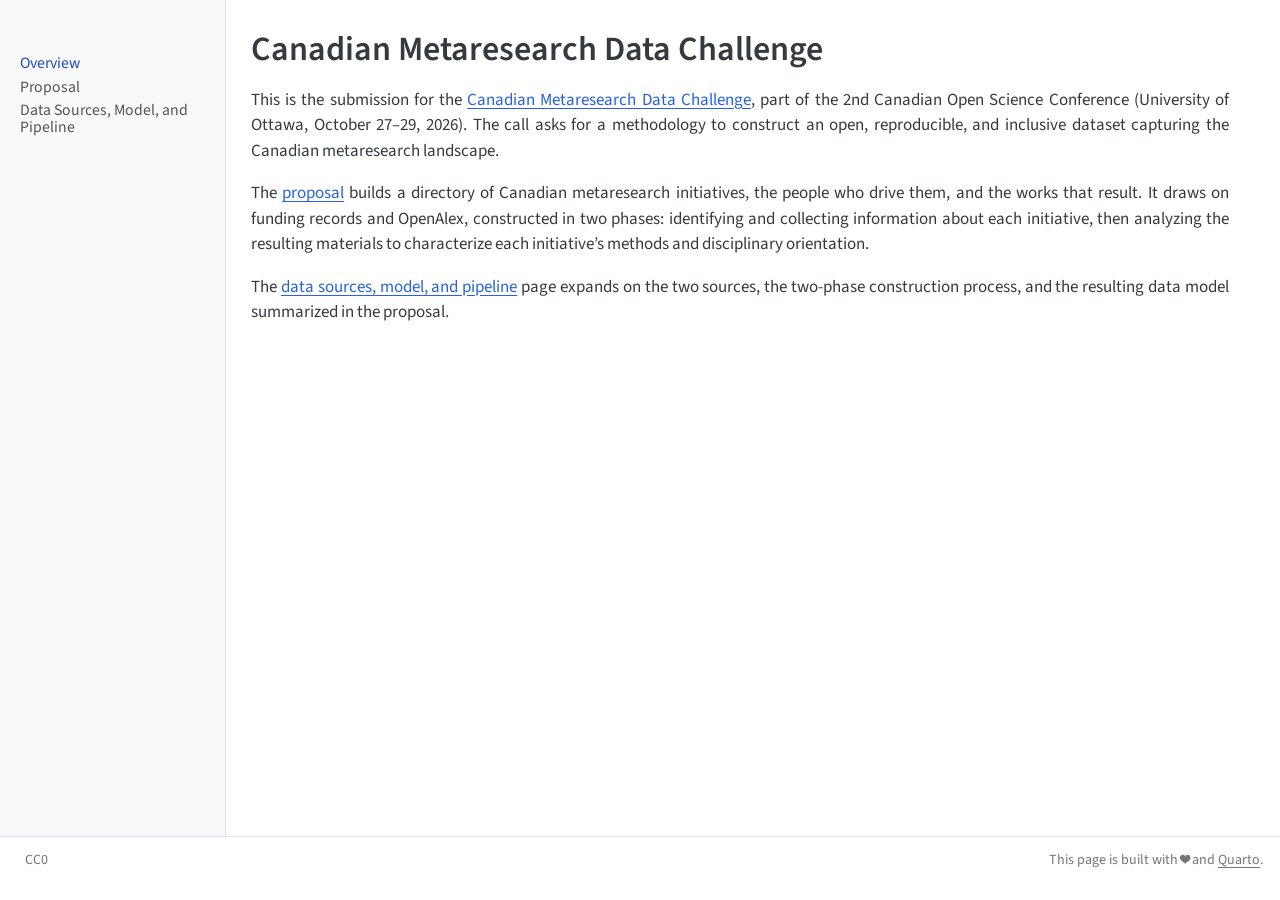
<file: index.html>
<!DOCTYPE html>
<html xmlns="http://www.w3.org/1999/xhtml" lang="en" xml:lang="en"><head>

<meta charset="utf-8">
<meta name="generator" content="quarto-1.8.25">

<meta name="viewport" content="width=device-width, initial-scale=1.0, user-scalable=yes">


<title>Canadian Metaresearch Data Challenge</title>
<style>
code{white-space: pre-wrap;}
span.smallcaps{font-variant: small-caps;}
div.columns{display: flex; gap: min(4vw, 1.5em);}
div.column{flex: auto; overflow-x: auto;}
div.hanging-indent{margin-left: 1.5em; text-indent: -1.5em;}
ul.task-list{list-style: none;}
ul.task-list li input[type="checkbox"] {
  width: 0.8em;
  margin: 0 0.8em 0.2em -1em; /* quarto-specific, see https://github.com/quarto-dev/quarto-cli/issues/4556 */ 
  vertical-align: middle;
}
</style>


<script src="site_libs/quarto-nav/quarto-nav.js"></script>
<script src="site_libs/clipboard/clipboard.min.js"></script>
<script src="site_libs/quarto-search/autocomplete.umd.js"></script>
<script src="site_libs/quarto-search/fuse.min.js"></script>
<script src="site_libs/quarto-search/quarto-search.js"></script>
<meta name="quarto:offset" content="./">
<script src="site_libs/quarto-html/quarto.js" type="module"></script>
<script src="site_libs/quarto-html/tabsets/tabsets.js" type="module"></script>
<script src="site_libs/quarto-html/axe/axe-check.js" type="module"></script>
<script src="site_libs/quarto-html/popper.min.js"></script>
<script src="site_libs/quarto-html/tippy.umd.min.js"></script>
<script src="site_libs/quarto-html/anchor.min.js"></script>
<link href="site_libs/quarto-html/tippy.css" rel="stylesheet">
<link href="site_libs/quarto-html/quarto-syntax-highlighting-7b89279ff1a6dce999919e0e67d4d9ec.css" rel="stylesheet" id="quarto-text-highlighting-styles">
<script src="site_libs/bootstrap/bootstrap.min.js"></script>
<link href="site_libs/bootstrap/bootstrap-icons.css" rel="stylesheet">
<link href="site_libs/bootstrap/bootstrap-1d277508cf070c46bb932a7fbbc32d86.min.css" rel="stylesheet" append-hash="true" id="quarto-bootstrap" data-mode="light">
<script id="quarto-search-options" type="application/json">{
  "location": "sidebar",
  "copy-button": false,
  "collapse-after": 3,
  "panel-placement": "start",
  "type": "textbox",
  "limit": 50,
  "keyboard-shortcut": [
    "f",
    "/",
    "s"
  ],
  "show-item-context": false,
  "language": {
    "search-no-results-text": "No results",
    "search-matching-documents-text": "matching documents",
    "search-copy-link-title": "Copy link to search",
    "search-hide-matches-text": "Hide additional matches",
    "search-more-match-text": "more match in this document",
    "search-more-matches-text": "more matches in this document",
    "search-clear-button-title": "Clear",
    "search-text-placeholder": "",
    "search-detached-cancel-button-title": "Cancel",
    "search-submit-button-title": "Submit",
    "search-label": "Search"
  }
}</script>
<style type="text/css">
h1.hide {
  display: none;
}
#quarto-document-content {
    text-align: justify;
  }
  .abstract {
    text-align: justify;
  }
</style>


<link rel="stylesheet" href="assets/styles.css">
</head>

<body class="nav-sidebar docked fullcontent quarto-light">

<div id="quarto-search-results"></div>
  <header id="quarto-header" class="headroom fixed-top">
  <nav class="quarto-secondary-nav">
    <div class="container-fluid d-flex">
      <button type="button" class="quarto-btn-toggle btn" data-bs-toggle="collapse" role="button" data-bs-target=".quarto-sidebar-collapse-item" aria-controls="quarto-sidebar" aria-expanded="false" aria-label="Toggle sidebar navigation" onclick="if (window.quartoToggleHeadroom) { window.quartoToggleHeadroom(); }">
        <i class="bi bi-layout-text-sidebar-reverse"></i>
      </button>
        <nav class="quarto-page-breadcrumbs" aria-label="breadcrumb"><ol class="breadcrumb"><li class="breadcrumb-item"><a href="./index.html">Overview</a></li></ol></nav>
        <a class="flex-grow-1" role="navigation" data-bs-toggle="collapse" data-bs-target=".quarto-sidebar-collapse-item" aria-controls="quarto-sidebar" aria-expanded="false" aria-label="Toggle sidebar navigation" onclick="if (window.quartoToggleHeadroom) { window.quartoToggleHeadroom(); }">      
        </a>
    </div>
  </nav>
</header>
<!-- content -->
<div id="quarto-content" class="quarto-container page-columns page-rows-contents page-layout-article">
<!-- sidebar -->
  <nav id="quarto-sidebar" class="sidebar collapse collapse-horizontal quarto-sidebar-collapse-item sidebar-navigation docked overflow-auto">
    <div class="pt-lg-2 mt-2 text-center sidebar-header">
      <a href="./index.html" class="sidebar-logo-link">
      </a>
      </div>
    <div class="sidebar-menu-container"> 
    <ul class="list-unstyled mt-1">
        <li class="sidebar-item">
  <div class="sidebar-item-container"> 
  <a href="./index.html" class="sidebar-item-text sidebar-link active">
 <span class="menu-text">Overview</span></a>
  </div>
</li>
        <li class="sidebar-item">
  <div class="sidebar-item-container"> 
  <a href="./proposal.html" class="sidebar-item-text sidebar-link">
 <span class="menu-text">Proposal</span></a>
  </div>
</li>
        <li class="sidebar-item">
  <div class="sidebar-item-container"> 
  <a href="./pipeline.html" class="sidebar-item-text sidebar-link">
 <span class="menu-text">Data Sources, Model, and Pipeline</span></a>
  </div>
</li>
    </ul>
    </div>
</nav>
<div id="quarto-sidebar-glass" class="quarto-sidebar-collapse-item" data-bs-toggle="collapse" data-bs-target=".quarto-sidebar-collapse-item"></div>
<!-- margin-sidebar -->
    
<!-- main -->
<main class="content" id="quarto-document-content">

<header id="title-block-header" class="quarto-title-block default">
<div class="quarto-title">
<h1 class="title">Canadian Metaresearch Data Challenge</h1>
</div>



<div class="quarto-title-meta">

    
  
    
  </div>
  


</header>


<p>This is the submission for the <a href="https://carn-recar.ca/2nd-canadian-open-science-conference-call-for-proposal-canadian-metaresearch-data-challenge/">Canadian Metaresearch Data Challenge</a>, part of the 2nd Canadian Open Science Conference (University of Ottawa, October 27–29, 2026). The call asks for a methodology to construct an open, reproducible, and inclusive dataset capturing the Canadian metaresearch landscape.</p>
<p>The <strong><a href="./proposal.html">proposal</a></strong> builds a directory of Canadian metaresearch initiatives, the people who drive them, and the works that result. It draws on funding records and OpenAlex, constructed in two phases: identifying and collecting information about each initiative, then analyzing the resulting materials to characterize each initiative’s methods and disciplinary orientation.</p>
<p>The <strong><a href="./pipeline.html">data sources, model, and pipeline</a></strong> page expands on the two sources, the two-phase construction process, and the resulting data model summarized in the proposal.</p>



</main> <!-- /main -->
<script id="quarto-html-after-body" type="application/javascript">
  window.document.addEventListener("DOMContentLoaded", function (event) {
    const icon = "";
    const anchorJS = new window.AnchorJS();
    anchorJS.options = {
      placement: 'right',
      icon: icon
    };
    anchorJS.add('.anchored');
    const isCodeAnnotation = (el) => {
      for (const clz of el.classList) {
        if (clz.startsWith('code-annotation-')) {                     
          return true;
        }
      }
      return false;
    }
    const onCopySuccess = function(e) {
      // button target
      const button = e.trigger;
      // don't keep focus
      button.blur();
      // flash "checked"
      button.classList.add('code-copy-button-checked');
      var currentTitle = button.getAttribute("title");
      button.setAttribute("title", "Copied!");
      let tooltip;
      if (window.bootstrap) {
        button.setAttribute("data-bs-toggle", "tooltip");
        button.setAttribute("data-bs-placement", "left");
        button.setAttribute("data-bs-title", "Copied!");
        tooltip = new bootstrap.Tooltip(button, 
          { trigger: "manual", 
            customClass: "code-copy-button-tooltip",
            offset: [0, -8]});
        tooltip.show();    
      }
      setTimeout(function() {
        if (tooltip) {
          tooltip.hide();
          button.removeAttribute("data-bs-title");
          button.removeAttribute("data-bs-toggle");
          button.removeAttribute("data-bs-placement");
        }
        button.setAttribute("title", currentTitle);
        button.classList.remove('code-copy-button-checked');
      }, 1000);
      // clear code selection
      e.clearSelection();
    }
    const getTextToCopy = function(trigger) {
      const outerScaffold = trigger.parentElement.cloneNode(true);
      const codeEl = outerScaffold.querySelector('code');
      for (const childEl of codeEl.children) {
        if (isCodeAnnotation(childEl)) {
          childEl.remove();
        }
      }
      return codeEl.innerText;
    }
    const clipboard = new window.ClipboardJS('.code-copy-button:not([data-in-quarto-modal])', {
      text: getTextToCopy
    });
    clipboard.on('success', onCopySuccess);
    if (window.document.getElementById('quarto-embedded-source-code-modal')) {
      const clipboardModal = new window.ClipboardJS('.code-copy-button[data-in-quarto-modal]', {
        text: getTextToCopy,
        container: window.document.getElementById('quarto-embedded-source-code-modal')
      });
      clipboardModal.on('success', onCopySuccess);
    }
      var localhostRegex = new RegExp(/^(?:http|https):\/\/localhost\:?[0-9]*\//);
      var mailtoRegex = new RegExp(/^mailto:/);
        var filterRegex = new RegExp("https:\/\/zackbatist\.info\/CMDC\/");
      var isInternal = (href) => {
          return filterRegex.test(href) || localhostRegex.test(href) || mailtoRegex.test(href);
      }
      // Inspect non-navigation links and adorn them if external
     var links = window.document.querySelectorAll('a[href]:not(.nav-link):not(.navbar-brand):not(.toc-action):not(.sidebar-link):not(.sidebar-item-toggle):not(.pagination-link):not(.no-external):not([aria-hidden]):not(.dropdown-item):not(.quarto-navigation-tool):not(.about-link)');
      for (var i=0; i<links.length; i++) {
        const link = links[i];
        if (!isInternal(link.href)) {
          // undo the damage that might have been done by quarto-nav.js in the case of
          // links that we want to consider external
          if (link.dataset.originalHref !== undefined) {
            link.href = link.dataset.originalHref;
          }
        }
      }
    function tippyHover(el, contentFn, onTriggerFn, onUntriggerFn) {
      const config = {
        allowHTML: true,
        maxWidth: 500,
        delay: 100,
        arrow: false,
        appendTo: function(el) {
            return el.parentElement;
        },
        interactive: true,
        interactiveBorder: 10,
        theme: 'quarto',
        placement: 'bottom-start',
      };
      if (contentFn) {
        config.content = contentFn;
      }
      if (onTriggerFn) {
        config.onTrigger = onTriggerFn;
      }
      if (onUntriggerFn) {
        config.onUntrigger = onUntriggerFn;
      }
      window.tippy(el, config); 
    }
    const noterefs = window.document.querySelectorAll('a[role="doc-noteref"]');
    for (var i=0; i<noterefs.length; i++) {
      const ref = noterefs[i];
      tippyHover(ref, function() {
        // use id or data attribute instead here
        let href = ref.getAttribute('data-footnote-href') || ref.getAttribute('href');
        try { href = new URL(href).hash; } catch {}
        const id = href.replace(/^#\/?/, "");
        const note = window.document.getElementById(id);
        if (note) {
          return note.innerHTML;
        } else {
          return "";
        }
      });
    }
    const xrefs = window.document.querySelectorAll('a.quarto-xref');
    const processXRef = (id, note) => {
      // Strip column container classes
      const stripColumnClz = (el) => {
        el.classList.remove("page-full", "page-columns");
        if (el.children) {
          for (const child of el.children) {
            stripColumnClz(child);
          }
        }
      }
      stripColumnClz(note)
      if (id === null || id.startsWith('sec-')) {
        // Special case sections, only their first couple elements
        const container = document.createElement("div");
        if (note.children && note.children.length > 2) {
          container.appendChild(note.children[0].cloneNode(true));
          for (let i = 1; i < note.children.length; i++) {
            const child = note.children[i];
            if (child.tagName === "P" && child.innerText === "") {
              continue;
            } else {
              container.appendChild(child.cloneNode(true));
              break;
            }
          }
          if (window.Quarto?.typesetMath) {
            window.Quarto.typesetMath(container);
          }
          return container.innerHTML
        } else {
          if (window.Quarto?.typesetMath) {
            window.Quarto.typesetMath(note);
          }
          return note.innerHTML;
        }
      } else {
        // Remove any anchor links if they are present
        const anchorLink = note.querySelector('a.anchorjs-link');
        if (anchorLink) {
          anchorLink.remove();
        }
        if (window.Quarto?.typesetMath) {
          window.Quarto.typesetMath(note);
        }
        if (note.classList.contains("callout")) {
          return note.outerHTML;
        } else {
          return note.innerHTML;
        }
      }
    }
    for (var i=0; i<xrefs.length; i++) {
      const xref = xrefs[i];
      tippyHover(xref, undefined, function(instance) {
        instance.disable();
        let url = xref.getAttribute('href');
        let hash = undefined; 
        if (url.startsWith('#')) {
          hash = url;
        } else {
          try { hash = new URL(url).hash; } catch {}
        }
        if (hash) {
          const id = hash.replace(/^#\/?/, "");
          const note = window.document.getElementById(id);
          if (note !== null) {
            try {
              const html = processXRef(id, note.cloneNode(true));
              instance.setContent(html);
            } finally {
              instance.enable();
              instance.show();
            }
          } else {
            // See if we can fetch this
            fetch(url.split('#')[0])
            .then(res => res.text())
            .then(html => {
              const parser = new DOMParser();
              const htmlDoc = parser.parseFromString(html, "text/html");
              const note = htmlDoc.getElementById(id);
              if (note !== null) {
                const html = processXRef(id, note);
                instance.setContent(html);
              } 
            }).finally(() => {
              instance.enable();
              instance.show();
            });
          }
        } else {
          // See if we can fetch a full url (with no hash to target)
          // This is a special case and we should probably do some content thinning / targeting
          fetch(url)
          .then(res => res.text())
          .then(html => {
            const parser = new DOMParser();
            const htmlDoc = parser.parseFromString(html, "text/html");
            const note = htmlDoc.querySelector('main.content');
            if (note !== null) {
              // This should only happen for chapter cross references
              // (since there is no id in the URL)
              // remove the first header
              if (note.children.length > 0 && note.children[0].tagName === "HEADER") {
                note.children[0].remove();
              }
              const html = processXRef(null, note);
              instance.setContent(html);
            } 
          }).finally(() => {
            instance.enable();
            instance.show();
          });
        }
      }, function(instance) {
      });
    }
        let selectedAnnoteEl;
        const selectorForAnnotation = ( cell, annotation) => {
          let cellAttr = 'data-code-cell="' + cell + '"';
          let lineAttr = 'data-code-annotation="' +  annotation + '"';
          const selector = 'span[' + cellAttr + '][' + lineAttr + ']';
          return selector;
        }
        const selectCodeLines = (annoteEl) => {
          const doc = window.document;
          const targetCell = annoteEl.getAttribute("data-target-cell");
          const targetAnnotation = annoteEl.getAttribute("data-target-annotation");
          const annoteSpan = window.document.querySelector(selectorForAnnotation(targetCell, targetAnnotation));
          const lines = annoteSpan.getAttribute("data-code-lines").split(",");
          const lineIds = lines.map((line) => {
            return targetCell + "-" + line;
          })
          let top = null;
          let height = null;
          let parent = null;
          if (lineIds.length > 0) {
              //compute the position of the single el (top and bottom and make a div)
              const el = window.document.getElementById(lineIds[0]);
              top = el.offsetTop;
              height = el.offsetHeight;
              parent = el.parentElement.parentElement;
            if (lineIds.length > 1) {
              const lastEl = window.document.getElementById(lineIds[lineIds.length - 1]);
              const bottom = lastEl.offsetTop + lastEl.offsetHeight;
              height = bottom - top;
            }
            if (top !== null && height !== null && parent !== null) {
              // cook up a div (if necessary) and position it 
              let div = window.document.getElementById("code-annotation-line-highlight");
              if (div === null) {
                div = window.document.createElement("div");
                div.setAttribute("id", "code-annotation-line-highlight");
                div.style.position = 'absolute';
                parent.appendChild(div);
              }
              div.style.top = top - 2 + "px";
              div.style.height = height + 4 + "px";
              div.style.left = 0;
              let gutterDiv = window.document.getElementById("code-annotation-line-highlight-gutter");
              if (gutterDiv === null) {
                gutterDiv = window.document.createElement("div");
                gutterDiv.setAttribute("id", "code-annotation-line-highlight-gutter");
                gutterDiv.style.position = 'absolute';
                const codeCell = window.document.getElementById(targetCell);
                const gutter = codeCell.querySelector('.code-annotation-gutter');
                gutter.appendChild(gutterDiv);
              }
              gutterDiv.style.top = top - 2 + "px";
              gutterDiv.style.height = height + 4 + "px";
            }
            selectedAnnoteEl = annoteEl;
          }
        };
        const unselectCodeLines = () => {
          const elementsIds = ["code-annotation-line-highlight", "code-annotation-line-highlight-gutter"];
          elementsIds.forEach((elId) => {
            const div = window.document.getElementById(elId);
            if (div) {
              div.remove();
            }
          });
          selectedAnnoteEl = undefined;
        };
          // Handle positioning of the toggle
      window.addEventListener(
        "resize",
        throttle(() => {
          elRect = undefined;
          if (selectedAnnoteEl) {
            selectCodeLines(selectedAnnoteEl);
          }
        }, 10)
      );
      function throttle(fn, ms) {
      let throttle = false;
      let timer;
        return (...args) => {
          if(!throttle) { // first call gets through
              fn.apply(this, args);
              throttle = true;
          } else { // all the others get throttled
              if(timer) clearTimeout(timer); // cancel #2
              timer = setTimeout(() => {
                fn.apply(this, args);
                timer = throttle = false;
              }, ms);
          }
        };
      }
        // Attach click handler to the DT
        const annoteDls = window.document.querySelectorAll('dt[data-target-cell]');
        for (const annoteDlNode of annoteDls) {
          annoteDlNode.addEventListener('click', (event) => {
            const clickedEl = event.target;
            if (clickedEl !== selectedAnnoteEl) {
              unselectCodeLines();
              const activeEl = window.document.querySelector('dt[data-target-cell].code-annotation-active');
              if (activeEl) {
                activeEl.classList.remove('code-annotation-active');
              }
              selectCodeLines(clickedEl);
              clickedEl.classList.add('code-annotation-active');
            } else {
              // Unselect the line
              unselectCodeLines();
              clickedEl.classList.remove('code-annotation-active');
            }
          });
        }
    const findCites = (el) => {
      const parentEl = el.parentElement;
      if (parentEl) {
        const cites = parentEl.dataset.cites;
        if (cites) {
          return {
            el,
            cites: cites.split(' ')
          };
        } else {
          return findCites(el.parentElement)
        }
      } else {
        return undefined;
      }
    };
    var bibliorefs = window.document.querySelectorAll('a[role="doc-biblioref"]');
    for (var i=0; i<bibliorefs.length; i++) {
      const ref = bibliorefs[i];
      const citeInfo = findCites(ref);
      if (citeInfo) {
        tippyHover(citeInfo.el, function() {
          var popup = window.document.createElement('div');
          citeInfo.cites.forEach(function(cite) {
            var citeDiv = window.document.createElement('div');
            citeDiv.classList.add('hanging-indent');
            citeDiv.classList.add('csl-entry');
            var biblioDiv = window.document.getElementById('ref-' + cite);
            if (biblioDiv) {
              citeDiv.innerHTML = biblioDiv.innerHTML;
            }
            popup.appendChild(citeDiv);
          });
          return popup.innerHTML;
        });
      }
    }
  });
  </script>
</div> <!-- /content -->
<footer class="footer">
  <div class="nav-footer">
    <div class="nav-footer-left">
      <ul class="footer-items list-unstyled">
    <li class="nav-item">
    <a class="nav-link" href="https://creativecommons.org/publicdomain/zero/1.0/">
<p>CC0</p>
</a>
  </li>  
</ul>
    </div>   
    <div class="nav-footer-center">
      &nbsp;
    </div>
    <div class="nav-footer-right">
<p>This page is built with ❤️ and <a href="https://quarto.org/">Quarto</a>.</p>
</div>
  </div>
</footer>




</body></html>
</file>
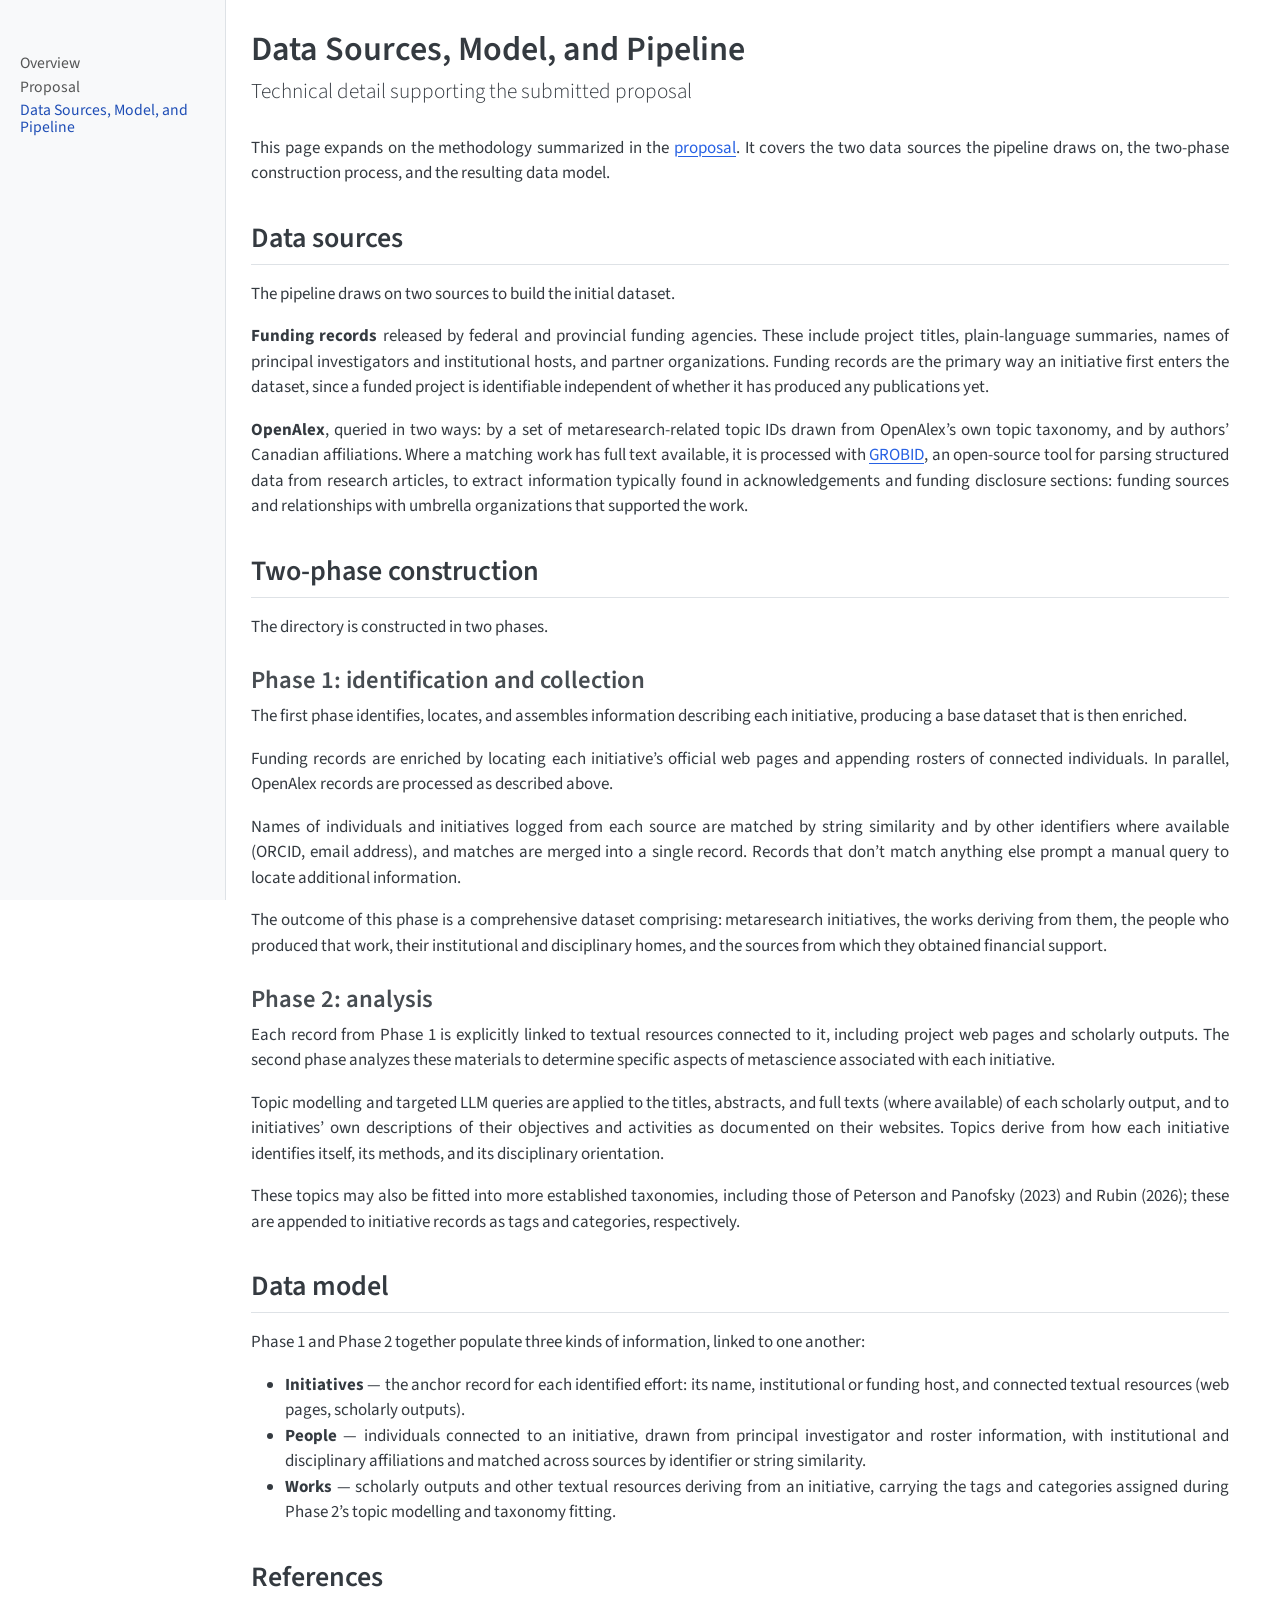
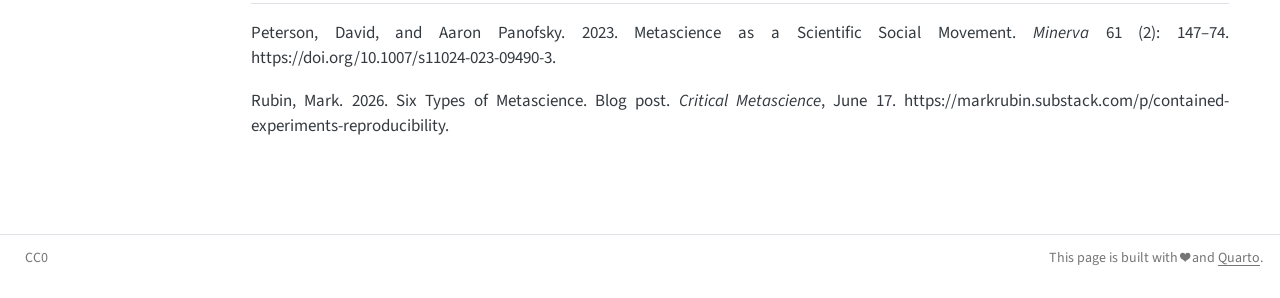
<file: pipeline.html>
<!DOCTYPE html>
<html xmlns="http://www.w3.org/1999/xhtml" lang="en" xml:lang="en"><head>

<meta charset="utf-8">
<meta name="generator" content="quarto-1.8.25">

<meta name="viewport" content="width=device-width, initial-scale=1.0, user-scalable=yes">


<title>Data Sources, Model, and Pipeline – Canadian Metaresearch Data Challenge</title>
<style>
code{white-space: pre-wrap;}
span.smallcaps{font-variant: small-caps;}
div.columns{display: flex; gap: min(4vw, 1.5em);}
div.column{flex: auto; overflow-x: auto;}
div.hanging-indent{margin-left: 1.5em; text-indent: -1.5em;}
ul.task-list{list-style: none;}
ul.task-list li input[type="checkbox"] {
  width: 0.8em;
  margin: 0 0.8em 0.2em -1em; /* quarto-specific, see https://github.com/quarto-dev/quarto-cli/issues/4556 */ 
  vertical-align: middle;
}
</style>


<script src="site_libs/quarto-nav/quarto-nav.js"></script>
<script src="site_libs/clipboard/clipboard.min.js"></script>
<script src="site_libs/quarto-search/autocomplete.umd.js"></script>
<script src="site_libs/quarto-search/fuse.min.js"></script>
<script src="site_libs/quarto-search/quarto-search.js"></script>
<meta name="quarto:offset" content="./">
<script src="site_libs/quarto-html/quarto.js" type="module"></script>
<script src="site_libs/quarto-html/tabsets/tabsets.js" type="module"></script>
<script src="site_libs/quarto-html/axe/axe-check.js" type="module"></script>
<script src="site_libs/quarto-html/popper.min.js"></script>
<script src="site_libs/quarto-html/tippy.umd.min.js"></script>
<script src="site_libs/quarto-html/anchor.min.js"></script>
<link href="site_libs/quarto-html/tippy.css" rel="stylesheet">
<link href="site_libs/quarto-html/quarto-syntax-highlighting-7b89279ff1a6dce999919e0e67d4d9ec.css" rel="stylesheet" id="quarto-text-highlighting-styles">
<script src="site_libs/bootstrap/bootstrap.min.js"></script>
<link href="site_libs/bootstrap/bootstrap-icons.css" rel="stylesheet">
<link href="site_libs/bootstrap/bootstrap-1d277508cf070c46bb932a7fbbc32d86.min.css" rel="stylesheet" append-hash="true" id="quarto-bootstrap" data-mode="light">
<script id="quarto-search-options" type="application/json">{
  "location": "sidebar",
  "copy-button": false,
  "collapse-after": 3,
  "panel-placement": "start",
  "type": "textbox",
  "limit": 50,
  "keyboard-shortcut": [
    "f",
    "/",
    "s"
  ],
  "show-item-context": false,
  "language": {
    "search-no-results-text": "No results",
    "search-matching-documents-text": "matching documents",
    "search-copy-link-title": "Copy link to search",
    "search-hide-matches-text": "Hide additional matches",
    "search-more-match-text": "more match in this document",
    "search-more-matches-text": "more matches in this document",
    "search-clear-button-title": "Clear",
    "search-text-placeholder": "",
    "search-detached-cancel-button-title": "Cancel",
    "search-submit-button-title": "Submit",
    "search-label": "Search"
  }
}</script>
<style type="text/css">
h1.hide {
  display: none;
}
#quarto-document-content {
    text-align: justify;
  }
  .abstract {
    text-align: justify;
  }
</style>


<link rel="stylesheet" href="assets/styles.css">
</head>

<body class="nav-sidebar docked fullcontent quarto-light">

<div id="quarto-search-results"></div>
  <header id="quarto-header" class="headroom fixed-top">
  <nav class="quarto-secondary-nav">
    <div class="container-fluid d-flex">
      <button type="button" class="quarto-btn-toggle btn" data-bs-toggle="collapse" role="button" data-bs-target=".quarto-sidebar-collapse-item" aria-controls="quarto-sidebar" aria-expanded="false" aria-label="Toggle sidebar navigation" onclick="if (window.quartoToggleHeadroom) { window.quartoToggleHeadroom(); }">
        <i class="bi bi-layout-text-sidebar-reverse"></i>
      </button>
        <nav class="quarto-page-breadcrumbs" aria-label="breadcrumb"><ol class="breadcrumb"><li class="breadcrumb-item"><a href="./pipeline.html">Data Sources, Model, and Pipeline</a></li></ol></nav>
        <a class="flex-grow-1" role="navigation" data-bs-toggle="collapse" data-bs-target=".quarto-sidebar-collapse-item" aria-controls="quarto-sidebar" aria-expanded="false" aria-label="Toggle sidebar navigation" onclick="if (window.quartoToggleHeadroom) { window.quartoToggleHeadroom(); }">      
        </a>
    </div>
  </nav>
</header>
<!-- content -->
<div id="quarto-content" class="quarto-container page-columns page-rows-contents page-layout-article">
<!-- sidebar -->
  <nav id="quarto-sidebar" class="sidebar collapse collapse-horizontal quarto-sidebar-collapse-item sidebar-navigation docked overflow-auto">
    <div class="pt-lg-2 mt-2 text-center sidebar-header">
      <a href="./index.html" class="sidebar-logo-link">
      </a>
      </div>
    <div class="sidebar-menu-container"> 
    <ul class="list-unstyled mt-1">
        <li class="sidebar-item">
  <div class="sidebar-item-container"> 
  <a href="./index.html" class="sidebar-item-text sidebar-link">
 <span class="menu-text">Overview</span></a>
  </div>
</li>
        <li class="sidebar-item">
  <div class="sidebar-item-container"> 
  <a href="./proposal.html" class="sidebar-item-text sidebar-link">
 <span class="menu-text">Proposal</span></a>
  </div>
</li>
        <li class="sidebar-item">
  <div class="sidebar-item-container"> 
  <a href="./pipeline.html" class="sidebar-item-text sidebar-link active">
 <span class="menu-text">Data Sources, Model, and Pipeline</span></a>
  </div>
</li>
    </ul>
    </div>
</nav>
<div id="quarto-sidebar-glass" class="quarto-sidebar-collapse-item" data-bs-toggle="collapse" data-bs-target=".quarto-sidebar-collapse-item"></div>
<!-- margin-sidebar -->
    
<!-- main -->
<main class="content" id="quarto-document-content">

<header id="title-block-header" class="quarto-title-block default">
<div class="quarto-title">
<h1 class="title">Data Sources, Model, and Pipeline</h1>
<p class="subtitle lead">Technical detail supporting the submitted proposal</p>
</div>



<div class="quarto-title-meta">

    
  
    
  </div>
  


</header>


<p>This page expands on the methodology summarized in the <a href="./proposal.html">proposal</a>. It covers the two data sources the pipeline draws on, the two-phase construction process, and the resulting data model.</p>
<section id="data-sources" class="level2">
<h2 class="anchored" data-anchor-id="data-sources">Data sources</h2>
<p>The pipeline draws on two sources to build the initial dataset.</p>
<p><strong>Funding records</strong> released by federal and provincial funding agencies. These include project titles, plain-language summaries, names of principal investigators and institutional hosts, and partner organizations. Funding records are the primary way an initiative first enters the dataset, since a funded project is identifiable independent of whether it has produced any publications yet.</p>
<p><strong>OpenAlex</strong>, queried in two ways: by a set of metaresearch-related topic IDs drawn from OpenAlex’s own topic taxonomy, and by authors’ Canadian affiliations. Where a matching work has full text available, it is processed with <a href="https://grobid.readthedocs.io/">GROBID</a>, an open-source tool for parsing structured data from research articles, to extract information typically found in acknowledgements and funding disclosure sections: funding sources and relationships with umbrella organizations that supported the work.</p>
</section>
<section id="two-phase-construction" class="level2">
<h2 class="anchored" data-anchor-id="two-phase-construction">Two-phase construction</h2>
<p>The directory is constructed in two phases.</p>
<section id="phase-1-identification-and-collection" class="level3">
<h3 class="anchored" data-anchor-id="phase-1-identification-and-collection">Phase 1: identification and collection</h3>
<p>The first phase identifies, locates, and assembles information describing each initiative, producing a base dataset that is then enriched.</p>
<p>Funding records are enriched by locating each initiative’s official web pages and appending rosters of connected individuals. In parallel, OpenAlex records are processed as described above.</p>
<p>Names of individuals and initiatives logged from each source are matched by string similarity and by other identifiers where available (ORCID, email address), and matches are merged into a single record. Records that don’t match anything else prompt a manual query to locate additional information.</p>
<p>The outcome of this phase is a comprehensive dataset comprising: metaresearch initiatives, the works deriving from them, the people who produced that work, their institutional and disciplinary homes, and the sources from which they obtained financial support.</p>
</section>
<section id="phase-2-analysis" class="level3">
<h3 class="anchored" data-anchor-id="phase-2-analysis">Phase 2: analysis</h3>
<p>Each record from Phase 1 is explicitly linked to textual resources connected to it, including project web pages and scholarly outputs. The second phase analyzes these materials to determine specific aspects of metascience associated with each initiative.</p>
<p>Topic modelling and targeted LLM queries are applied to the titles, abstracts, and full texts (where available) of each scholarly output, and to initiatives’ own descriptions of their objectives and activities as documented on their websites. Topics derive from how each initiative identifies itself, its methods, and its disciplinary orientation.</p>
<p>These topics may also be fitted into more established taxonomies, including those of Peterson and Panofsky (2023) and Rubin (2026); these are appended to initiative records as tags and categories, respectively.</p>
</section>
</section>
<section id="data-model" class="level2">
<h2 class="anchored" data-anchor-id="data-model">Data model</h2>
<p>Phase 1 and Phase 2 together populate three kinds of information, linked to one another:</p>
<ul>
<li><strong>Initiatives</strong> — the anchor record for each identified effort: its name, institutional or funding host, and connected textual resources (web pages, scholarly outputs).</li>
<li><strong>People</strong> — individuals connected to an initiative, drawn from principal investigator and roster information, with institutional and disciplinary affiliations and matched across sources by identifier or string similarity.</li>
<li><strong>Works</strong> — scholarly outputs and other textual resources deriving from an initiative, carrying the tags and categories assigned during Phase 2’s topic modelling and taxonomy fitting.</li>
</ul>
</section>
<section id="references" class="level2">
<h2 class="anchored" data-anchor-id="references">References</h2>
<p>Peterson, David, and Aaron Panofsky. 2023. Metascience as a Scientific Social Movement. <em>Minerva</em> 61 (2): 147–74. https://doi.org/10.1007/s11024-023-09490-3.</p>
<p>Rubin, Mark. 2026. Six Types of Metascience. Blog post. <em>Critical Metascience</em>, June 17. https://markrubin.substack.com/p/contained-experiments-reproducibility.</p>


</section>

</main> <!-- /main -->
<script id="quarto-html-after-body" type="application/javascript">
  window.document.addEventListener("DOMContentLoaded", function (event) {
    const icon = "";
    const anchorJS = new window.AnchorJS();
    anchorJS.options = {
      placement: 'right',
      icon: icon
    };
    anchorJS.add('.anchored');
    const isCodeAnnotation = (el) => {
      for (const clz of el.classList) {
        if (clz.startsWith('code-annotation-')) {                     
          return true;
        }
      }
      return false;
    }
    const onCopySuccess = function(e) {
      // button target
      const button = e.trigger;
      // don't keep focus
      button.blur();
      // flash "checked"
      button.classList.add('code-copy-button-checked');
      var currentTitle = button.getAttribute("title");
      button.setAttribute("title", "Copied!");
      let tooltip;
      if (window.bootstrap) {
        button.setAttribute("data-bs-toggle", "tooltip");
        button.setAttribute("data-bs-placement", "left");
        button.setAttribute("data-bs-title", "Copied!");
        tooltip = new bootstrap.Tooltip(button, 
          { trigger: "manual", 
            customClass: "code-copy-button-tooltip",
            offset: [0, -8]});
        tooltip.show();    
      }
      setTimeout(function() {
        if (tooltip) {
          tooltip.hide();
          button.removeAttribute("data-bs-title");
          button.removeAttribute("data-bs-toggle");
          button.removeAttribute("data-bs-placement");
        }
        button.setAttribute("title", currentTitle);
        button.classList.remove('code-copy-button-checked');
      }, 1000);
      // clear code selection
      e.clearSelection();
    }
    const getTextToCopy = function(trigger) {
      const outerScaffold = trigger.parentElement.cloneNode(true);
      const codeEl = outerScaffold.querySelector('code');
      for (const childEl of codeEl.children) {
        if (isCodeAnnotation(childEl)) {
          childEl.remove();
        }
      }
      return codeEl.innerText;
    }
    const clipboard = new window.ClipboardJS('.code-copy-button:not([data-in-quarto-modal])', {
      text: getTextToCopy
    });
    clipboard.on('success', onCopySuccess);
    if (window.document.getElementById('quarto-embedded-source-code-modal')) {
      const clipboardModal = new window.ClipboardJS('.code-copy-button[data-in-quarto-modal]', {
        text: getTextToCopy,
        container: window.document.getElementById('quarto-embedded-source-code-modal')
      });
      clipboardModal.on('success', onCopySuccess);
    }
      var localhostRegex = new RegExp(/^(?:http|https):\/\/localhost\:?[0-9]*\//);
      var mailtoRegex = new RegExp(/^mailto:/);
        var filterRegex = new RegExp("https:\/\/zackbatist\.info\/CMDC\/");
      var isInternal = (href) => {
          return filterRegex.test(href) || localhostRegex.test(href) || mailtoRegex.test(href);
      }
      // Inspect non-navigation links and adorn them if external
     var links = window.document.querySelectorAll('a[href]:not(.nav-link):not(.navbar-brand):not(.toc-action):not(.sidebar-link):not(.sidebar-item-toggle):not(.pagination-link):not(.no-external):not([aria-hidden]):not(.dropdown-item):not(.quarto-navigation-tool):not(.about-link)');
      for (var i=0; i<links.length; i++) {
        const link = links[i];
        if (!isInternal(link.href)) {
          // undo the damage that might have been done by quarto-nav.js in the case of
          // links that we want to consider external
          if (link.dataset.originalHref !== undefined) {
            link.href = link.dataset.originalHref;
          }
        }
      }
    function tippyHover(el, contentFn, onTriggerFn, onUntriggerFn) {
      const config = {
        allowHTML: true,
        maxWidth: 500,
        delay: 100,
        arrow: false,
        appendTo: function(el) {
            return el.parentElement;
        },
        interactive: true,
        interactiveBorder: 10,
        theme: 'quarto',
        placement: 'bottom-start',
      };
      if (contentFn) {
        config.content = contentFn;
      }
      if (onTriggerFn) {
        config.onTrigger = onTriggerFn;
      }
      if (onUntriggerFn) {
        config.onUntrigger = onUntriggerFn;
      }
      window.tippy(el, config); 
    }
    const noterefs = window.document.querySelectorAll('a[role="doc-noteref"]');
    for (var i=0; i<noterefs.length; i++) {
      const ref = noterefs[i];
      tippyHover(ref, function() {
        // use id or data attribute instead here
        let href = ref.getAttribute('data-footnote-href') || ref.getAttribute('href');
        try { href = new URL(href).hash; } catch {}
        const id = href.replace(/^#\/?/, "");
        const note = window.document.getElementById(id);
        if (note) {
          return note.innerHTML;
        } else {
          return "";
        }
      });
    }
    const xrefs = window.document.querySelectorAll('a.quarto-xref');
    const processXRef = (id, note) => {
      // Strip column container classes
      const stripColumnClz = (el) => {
        el.classList.remove("page-full", "page-columns");
        if (el.children) {
          for (const child of el.children) {
            stripColumnClz(child);
          }
        }
      }
      stripColumnClz(note)
      if (id === null || id.startsWith('sec-')) {
        // Special case sections, only their first couple elements
        const container = document.createElement("div");
        if (note.children && note.children.length > 2) {
          container.appendChild(note.children[0].cloneNode(true));
          for (let i = 1; i < note.children.length; i++) {
            const child = note.children[i];
            if (child.tagName === "P" && child.innerText === "") {
              continue;
            } else {
              container.appendChild(child.cloneNode(true));
              break;
            }
          }
          if (window.Quarto?.typesetMath) {
            window.Quarto.typesetMath(container);
          }
          return container.innerHTML
        } else {
          if (window.Quarto?.typesetMath) {
            window.Quarto.typesetMath(note);
          }
          return note.innerHTML;
        }
      } else {
        // Remove any anchor links if they are present
        const anchorLink = note.querySelector('a.anchorjs-link');
        if (anchorLink) {
          anchorLink.remove();
        }
        if (window.Quarto?.typesetMath) {
          window.Quarto.typesetMath(note);
        }
        if (note.classList.contains("callout")) {
          return note.outerHTML;
        } else {
          return note.innerHTML;
        }
      }
    }
    for (var i=0; i<xrefs.length; i++) {
      const xref = xrefs[i];
      tippyHover(xref, undefined, function(instance) {
        instance.disable();
        let url = xref.getAttribute('href');
        let hash = undefined; 
        if (url.startsWith('#')) {
          hash = url;
        } else {
          try { hash = new URL(url).hash; } catch {}
        }
        if (hash) {
          const id = hash.replace(/^#\/?/, "");
          const note = window.document.getElementById(id);
          if (note !== null) {
            try {
              const html = processXRef(id, note.cloneNode(true));
              instance.setContent(html);
            } finally {
              instance.enable();
              instance.show();
            }
          } else {
            // See if we can fetch this
            fetch(url.split('#')[0])
            .then(res => res.text())
            .then(html => {
              const parser = new DOMParser();
              const htmlDoc = parser.parseFromString(html, "text/html");
              const note = htmlDoc.getElementById(id);
              if (note !== null) {
                const html = processXRef(id, note);
                instance.setContent(html);
              } 
            }).finally(() => {
              instance.enable();
              instance.show();
            });
          }
        } else {
          // See if we can fetch a full url (with no hash to target)
          // This is a special case and we should probably do some content thinning / targeting
          fetch(url)
          .then(res => res.text())
          .then(html => {
            const parser = new DOMParser();
            const htmlDoc = parser.parseFromString(html, "text/html");
            const note = htmlDoc.querySelector('main.content');
            if (note !== null) {
              // This should only happen for chapter cross references
              // (since there is no id in the URL)
              // remove the first header
              if (note.children.length > 0 && note.children[0].tagName === "HEADER") {
                note.children[0].remove();
              }
              const html = processXRef(null, note);
              instance.setContent(html);
            } 
          }).finally(() => {
            instance.enable();
            instance.show();
          });
        }
      }, function(instance) {
      });
    }
        let selectedAnnoteEl;
        const selectorForAnnotation = ( cell, annotation) => {
          let cellAttr = 'data-code-cell="' + cell + '"';
          let lineAttr = 'data-code-annotation="' +  annotation + '"';
          const selector = 'span[' + cellAttr + '][' + lineAttr + ']';
          return selector;
        }
        const selectCodeLines = (annoteEl) => {
          const doc = window.document;
          const targetCell = annoteEl.getAttribute("data-target-cell");
          const targetAnnotation = annoteEl.getAttribute("data-target-annotation");
          const annoteSpan = window.document.querySelector(selectorForAnnotation(targetCell, targetAnnotation));
          const lines = annoteSpan.getAttribute("data-code-lines").split(",");
          const lineIds = lines.map((line) => {
            return targetCell + "-" + line;
          })
          let top = null;
          let height = null;
          let parent = null;
          if (lineIds.length > 0) {
              //compute the position of the single el (top and bottom and make a div)
              const el = window.document.getElementById(lineIds[0]);
              top = el.offsetTop;
              height = el.offsetHeight;
              parent = el.parentElement.parentElement;
            if (lineIds.length > 1) {
              const lastEl = window.document.getElementById(lineIds[lineIds.length - 1]);
              const bottom = lastEl.offsetTop + lastEl.offsetHeight;
              height = bottom - top;
            }
            if (top !== null && height !== null && parent !== null) {
              // cook up a div (if necessary) and position it 
              let div = window.document.getElementById("code-annotation-line-highlight");
              if (div === null) {
                div = window.document.createElement("div");
                div.setAttribute("id", "code-annotation-line-highlight");
                div.style.position = 'absolute';
                parent.appendChild(div);
              }
              div.style.top = top - 2 + "px";
              div.style.height = height + 4 + "px";
              div.style.left = 0;
              let gutterDiv = window.document.getElementById("code-annotation-line-highlight-gutter");
              if (gutterDiv === null) {
                gutterDiv = window.document.createElement("div");
                gutterDiv.setAttribute("id", "code-annotation-line-highlight-gutter");
                gutterDiv.style.position = 'absolute';
                const codeCell = window.document.getElementById(targetCell);
                const gutter = codeCell.querySelector('.code-annotation-gutter');
                gutter.appendChild(gutterDiv);
              }
              gutterDiv.style.top = top - 2 + "px";
              gutterDiv.style.height = height + 4 + "px";
            }
            selectedAnnoteEl = annoteEl;
          }
        };
        const unselectCodeLines = () => {
          const elementsIds = ["code-annotation-line-highlight", "code-annotation-line-highlight-gutter"];
          elementsIds.forEach((elId) => {
            const div = window.document.getElementById(elId);
            if (div) {
              div.remove();
            }
          });
          selectedAnnoteEl = undefined;
        };
          // Handle positioning of the toggle
      window.addEventListener(
        "resize",
        throttle(() => {
          elRect = undefined;
          if (selectedAnnoteEl) {
            selectCodeLines(selectedAnnoteEl);
          }
        }, 10)
      );
      function throttle(fn, ms) {
      let throttle = false;
      let timer;
        return (...args) => {
          if(!throttle) { // first call gets through
              fn.apply(this, args);
              throttle = true;
          } else { // all the others get throttled
              if(timer) clearTimeout(timer); // cancel #2
              timer = setTimeout(() => {
                fn.apply(this, args);
                timer = throttle = false;
              }, ms);
          }
        };
      }
        // Attach click handler to the DT
        const annoteDls = window.document.querySelectorAll('dt[data-target-cell]');
        for (const annoteDlNode of annoteDls) {
          annoteDlNode.addEventListener('click', (event) => {
            const clickedEl = event.target;
            if (clickedEl !== selectedAnnoteEl) {
              unselectCodeLines();
              const activeEl = window.document.querySelector('dt[data-target-cell].code-annotation-active');
              if (activeEl) {
                activeEl.classList.remove('code-annotation-active');
              }
              selectCodeLines(clickedEl);
              clickedEl.classList.add('code-annotation-active');
            } else {
              // Unselect the line
              unselectCodeLines();
              clickedEl.classList.remove('code-annotation-active');
            }
          });
        }
    const findCites = (el) => {
      const parentEl = el.parentElement;
      if (parentEl) {
        const cites = parentEl.dataset.cites;
        if (cites) {
          return {
            el,
            cites: cites.split(' ')
          };
        } else {
          return findCites(el.parentElement)
        }
      } else {
        return undefined;
      }
    };
    var bibliorefs = window.document.querySelectorAll('a[role="doc-biblioref"]');
    for (var i=0; i<bibliorefs.length; i++) {
      const ref = bibliorefs[i];
      const citeInfo = findCites(ref);
      if (citeInfo) {
        tippyHover(citeInfo.el, function() {
          var popup = window.document.createElement('div');
          citeInfo.cites.forEach(function(cite) {
            var citeDiv = window.document.createElement('div');
            citeDiv.classList.add('hanging-indent');
            citeDiv.classList.add('csl-entry');
            var biblioDiv = window.document.getElementById('ref-' + cite);
            if (biblioDiv) {
              citeDiv.innerHTML = biblioDiv.innerHTML;
            }
            popup.appendChild(citeDiv);
          });
          return popup.innerHTML;
        });
      }
    }
  });
  </script>
</div> <!-- /content -->
<footer class="footer">
  <div class="nav-footer">
    <div class="nav-footer-left">
      <ul class="footer-items list-unstyled">
    <li class="nav-item">
    <a class="nav-link" href="https://creativecommons.org/publicdomain/zero/1.0/">
<p>CC0</p>
</a>
  </li>  
</ul>
    </div>   
    <div class="nav-footer-center">
      &nbsp;
    </div>
    <div class="nav-footer-right">
<p>This page is built with ❤️ and <a href="https://quarto.org/">Quarto</a>.</p>
</div>
  </div>
</footer>




</body></html>
</file>
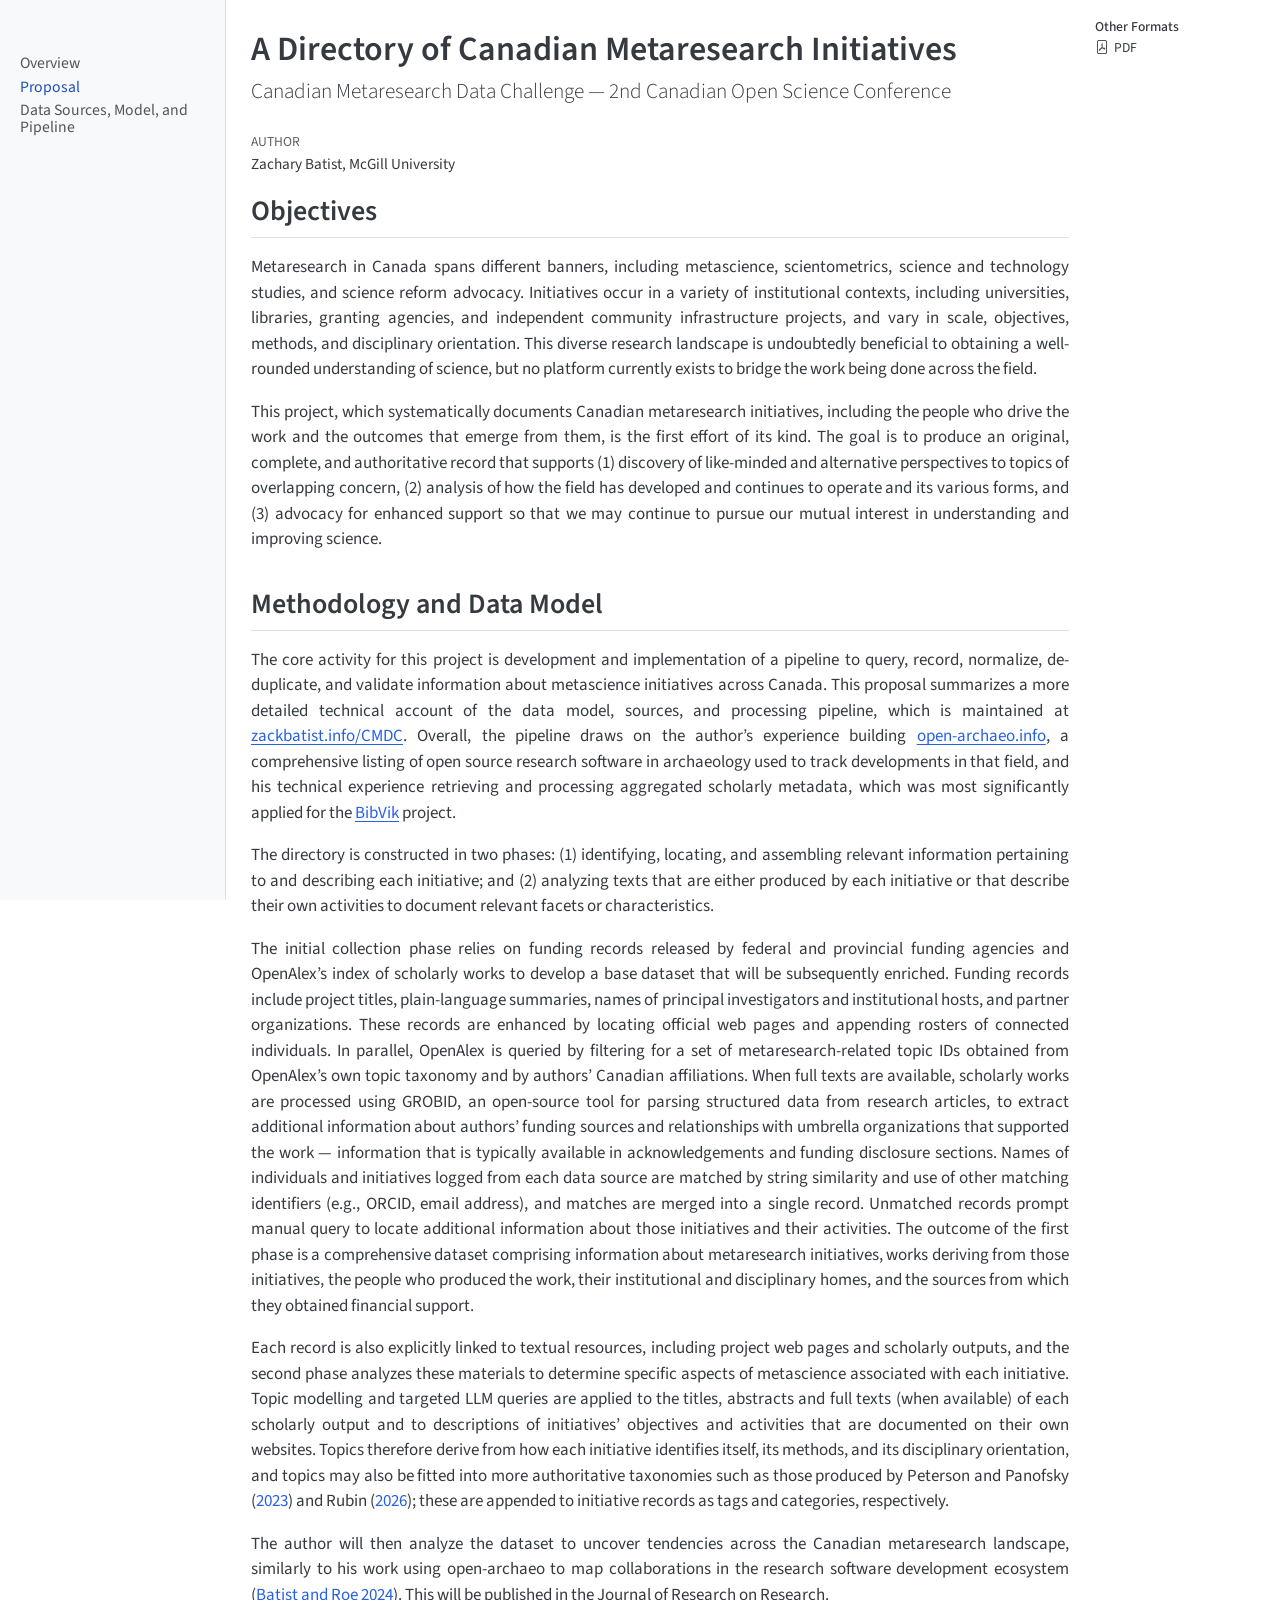
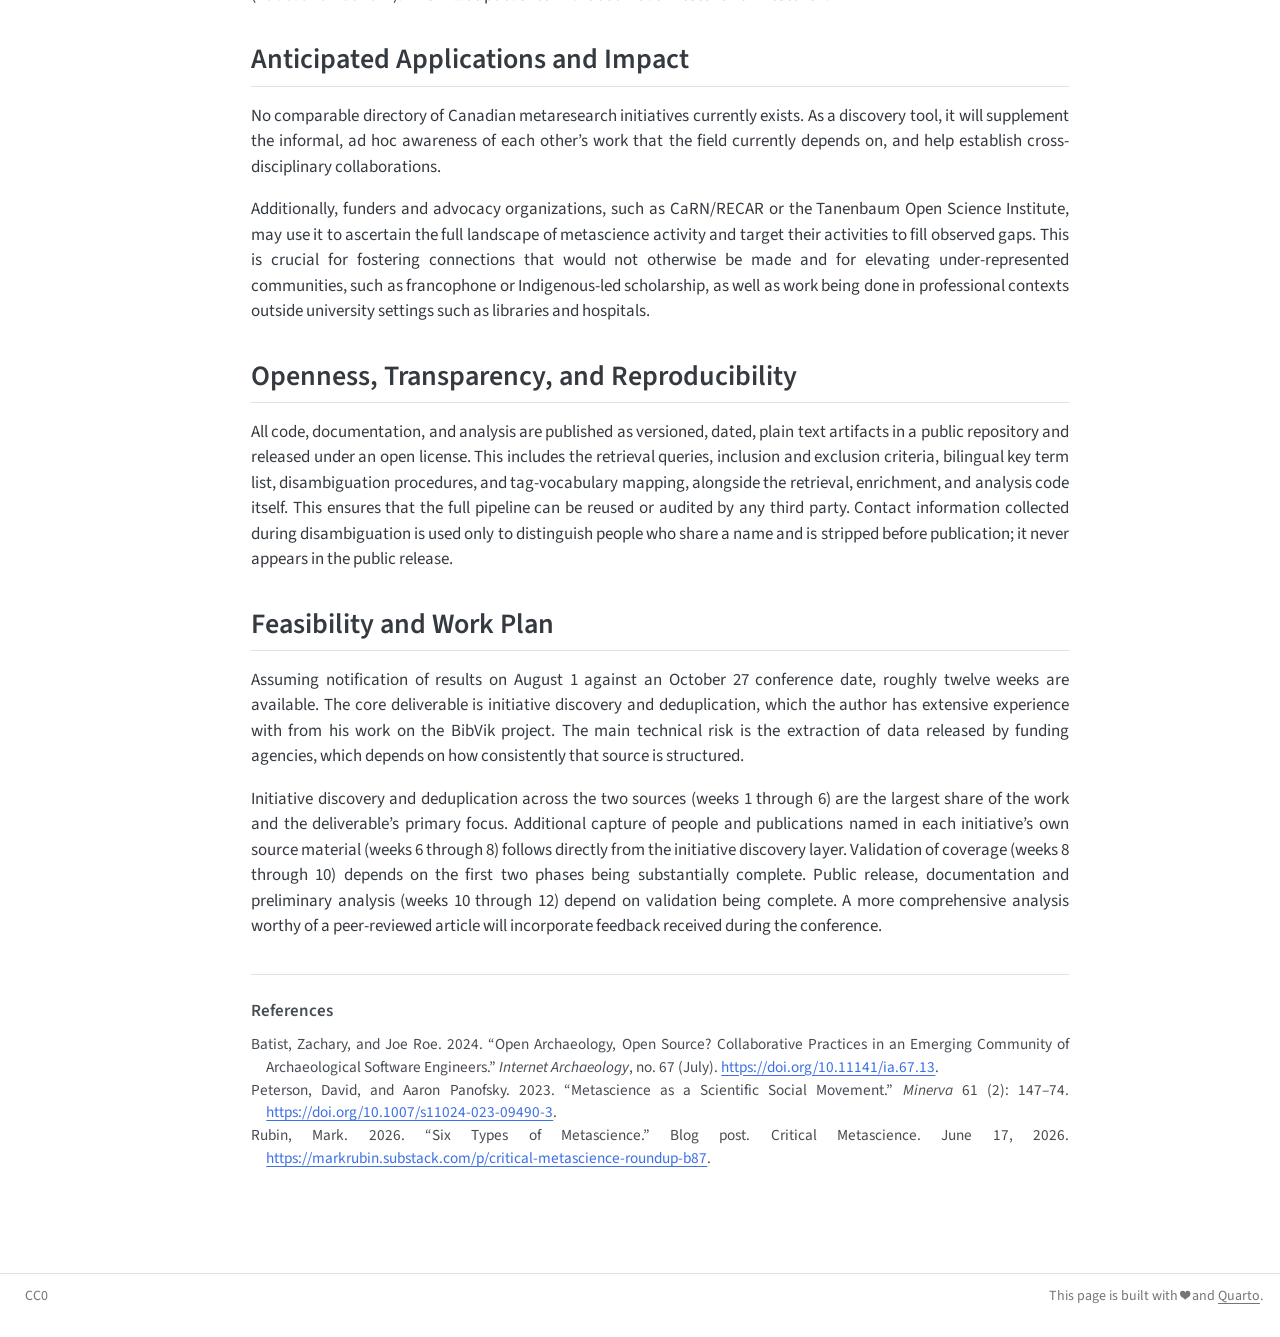
<file: proposal.html>
<!DOCTYPE html>
<html xmlns="http://www.w3.org/1999/xhtml" lang="en" xml:lang="en"><head>

<meta charset="utf-8">
<meta name="generator" content="quarto-1.8.25">

<meta name="viewport" content="width=device-width, initial-scale=1.0, user-scalable=yes">

<meta name="author" content="Zachary Batist, McGill University">

<title>A Directory of Canadian Metaresearch Initiatives – Canadian Metaresearch Data Challenge</title>
<style>
code{white-space: pre-wrap;}
span.smallcaps{font-variant: small-caps;}
div.columns{display: flex; gap: min(4vw, 1.5em);}
div.column{flex: auto; overflow-x: auto;}
div.hanging-indent{margin-left: 1.5em; text-indent: -1.5em;}
ul.task-list{list-style: none;}
ul.task-list li input[type="checkbox"] {
  width: 0.8em;
  margin: 0 0.8em 0.2em -1em; /* quarto-specific, see https://github.com/quarto-dev/quarto-cli/issues/4556 */ 
  vertical-align: middle;
}
/* CSS for citations */
div.csl-bib-body { }
div.csl-entry {
  clear: both;
  margin-bottom: 0em;
}
.hanging-indent div.csl-entry {
  margin-left:2em;
  text-indent:-2em;
}
div.csl-left-margin {
  min-width:2em;
  float:left;
}
div.csl-right-inline {
  margin-left:2em;
  padding-left:1em;
}
div.csl-indent {
  margin-left: 2em;
}</style>


<script src="site_libs/quarto-nav/quarto-nav.js"></script>
<script src="site_libs/clipboard/clipboard.min.js"></script>
<script src="site_libs/quarto-search/autocomplete.umd.js"></script>
<script src="site_libs/quarto-search/fuse.min.js"></script>
<script src="site_libs/quarto-search/quarto-search.js"></script>
<meta name="quarto:offset" content="./">
<script src="site_libs/quarto-html/quarto.js" type="module"></script>
<script src="site_libs/quarto-html/tabsets/tabsets.js" type="module"></script>
<script src="site_libs/quarto-html/axe/axe-check.js" type="module"></script>
<script src="site_libs/quarto-html/popper.min.js"></script>
<script src="site_libs/quarto-html/tippy.umd.min.js"></script>
<script src="site_libs/quarto-html/anchor.min.js"></script>
<link href="site_libs/quarto-html/tippy.css" rel="stylesheet">
<link href="site_libs/quarto-html/quarto-syntax-highlighting-7b89279ff1a6dce999919e0e67d4d9ec.css" rel="stylesheet" id="quarto-text-highlighting-styles">
<script src="site_libs/bootstrap/bootstrap.min.js"></script>
<link href="site_libs/bootstrap/bootstrap-icons.css" rel="stylesheet">
<link href="site_libs/bootstrap/bootstrap-1d277508cf070c46bb932a7fbbc32d86.min.css" rel="stylesheet" append-hash="true" id="quarto-bootstrap" data-mode="light">
<script id="quarto-search-options" type="application/json">{
  "location": "sidebar",
  "copy-button": false,
  "collapse-after": 3,
  "panel-placement": "start",
  "type": "textbox",
  "limit": 50,
  "keyboard-shortcut": [
    "f",
    "/",
    "s"
  ],
  "show-item-context": false,
  "language": {
    "search-no-results-text": "No results",
    "search-matching-documents-text": "matching documents",
    "search-copy-link-title": "Copy link to search",
    "search-hide-matches-text": "Hide additional matches",
    "search-more-match-text": "more match in this document",
    "search-more-matches-text": "more matches in this document",
    "search-clear-button-title": "Clear",
    "search-text-placeholder": "",
    "search-detached-cancel-button-title": "Cancel",
    "search-submit-button-title": "Submit",
    "search-label": "Search"
  }
}</script>
<style type="text/css">
h1.hide {
  display: none;
}
#quarto-document-content {
    text-align: justify;
  }
  .abstract {
    text-align: justify;
  }
</style>


<link rel="stylesheet" href="assets/styles.css">
</head>

<body class="nav-sidebar docked quarto-light">

<div id="quarto-search-results"></div>
  <header id="quarto-header" class="headroom fixed-top">
  <nav class="quarto-secondary-nav">
    <div class="container-fluid d-flex">
      <button type="button" class="quarto-btn-toggle btn" data-bs-toggle="collapse" role="button" data-bs-target=".quarto-sidebar-collapse-item" aria-controls="quarto-sidebar" aria-expanded="false" aria-label="Toggle sidebar navigation" onclick="if (window.quartoToggleHeadroom) { window.quartoToggleHeadroom(); }">
        <i class="bi bi-layout-text-sidebar-reverse"></i>
      </button>
        <nav class="quarto-page-breadcrumbs" aria-label="breadcrumb"><ol class="breadcrumb"><li class="breadcrumb-item"><a href="./proposal.html">Proposal</a></li></ol></nav>
        <a class="flex-grow-1" role="navigation" data-bs-toggle="collapse" data-bs-target=".quarto-sidebar-collapse-item" aria-controls="quarto-sidebar" aria-expanded="false" aria-label="Toggle sidebar navigation" onclick="if (window.quartoToggleHeadroom) { window.quartoToggleHeadroom(); }">      
        </a>
    </div>
  </nav>
</header>
<!-- content -->
<div id="quarto-content" class="quarto-container page-columns page-rows-contents page-layout-article">
<!-- sidebar -->
  <nav id="quarto-sidebar" class="sidebar collapse collapse-horizontal quarto-sidebar-collapse-item sidebar-navigation docked overflow-auto">
    <div class="pt-lg-2 mt-2 text-center sidebar-header">
      <a href="./index.html" class="sidebar-logo-link">
      </a>
      </div>
    <div class="sidebar-menu-container"> 
    <ul class="list-unstyled mt-1">
        <li class="sidebar-item">
  <div class="sidebar-item-container"> 
  <a href="./index.html" class="sidebar-item-text sidebar-link">
 <span class="menu-text">Overview</span></a>
  </div>
</li>
        <li class="sidebar-item">
  <div class="sidebar-item-container"> 
  <a href="./proposal.html" class="sidebar-item-text sidebar-link active">
 <span class="menu-text">Proposal</span></a>
  </div>
</li>
        <li class="sidebar-item">
  <div class="sidebar-item-container"> 
  <a href="./pipeline.html" class="sidebar-item-text sidebar-link">
 <span class="menu-text">Data Sources, Model, and Pipeline</span></a>
  </div>
</li>
    </ul>
    </div>
</nav>
<div id="quarto-sidebar-glass" class="quarto-sidebar-collapse-item" data-bs-toggle="collapse" data-bs-target=".quarto-sidebar-collapse-item"></div>
<!-- margin-sidebar -->
    <div id="quarto-margin-sidebar" class="sidebar margin-sidebar">
    <div class="quarto-alternate-formats"><h2>Other Formats</h2><ul><li><a href="proposal.pdf"><i class="bi bi-file-pdf"></i>PDF</a></li></ul></div></div>
<!-- main -->
<main class="content" id="quarto-document-content">

<header id="title-block-header" class="quarto-title-block default">
<div class="quarto-title">
<h1 class="title">A Directory of Canadian Metaresearch Initiatives</h1>
<p class="subtitle lead">Canadian Metaresearch Data Challenge — 2nd Canadian Open Science Conference</p>
</div>



<div class="quarto-title-meta">

    <div>
    <div class="quarto-title-meta-heading">Author</div>
    <div class="quarto-title-meta-contents">
             <p>Zachary Batist, McGill University </p>
          </div>
  </div>
    
  
    
  </div>
  


</header>


<section id="objectives" class="level2">
<h2 class="anchored" data-anchor-id="objectives">Objectives</h2>
<p>Metaresearch in Canada spans different banners, including metascience, scientometrics, science and technology studies, and science reform advocacy. Initiatives occur in a variety of institutional contexts, including universities, libraries, granting agencies, and independent community infrastructure projects, and vary in scale, objectives, methods, and disciplinary orientation. This diverse research landscape is undoubtedly beneficial to obtaining a well-rounded understanding of science, but no platform currently exists to bridge the work being done across the field.</p>
<p>This project, which systematically documents Canadian metaresearch initiatives, including the people who drive the work and the outcomes that emerge from them, is the first effort of its kind. The goal is to produce an original, complete, and authoritative record that supports (1) discovery of like-minded and alternative perspectives to topics of overlapping concern, (2) analysis of how the field has developed and continues to operate and its various forms, and (3) advocacy for enhanced support so that we may continue to pursue our mutual interest in understanding and improving science.</p>
</section>
<section id="methodology-and-data-model" class="level2">
<h2 class="anchored" data-anchor-id="methodology-and-data-model">Methodology and Data Model</h2>
<p>The core activity for this project is development and implementation of a pipeline to query, record, normalize, de-duplicate, and validate information about metascience initiatives across Canada. This proposal summarizes a more detailed technical account of the data model, sources, and processing pipeline, which is maintained at <a href="https://zackbatist.info/CMDC">zackbatist.info/CMDC</a>. Overall, the pipeline draws on the author’s experience building <a href="https://open-archaeo.info/">open-archaeo.info</a>, a comprehensive listing of open source research software in archaeology used to track developments in that field, and his technical experience retrieving and processing aggregated scholarly metadata, which was most significantly applied for the <a href="https://zackbatist.info/BibVik/">BibVik</a> project.</p>
<p>The directory is constructed in two phases: (1) identifying, locating, and assembling relevant information pertaining to and describing each initiative; and (2) analyzing texts that are either produced by each initiative or that describe their own activities to document relevant facets or characteristics.</p>
<p>The initial collection phase relies on funding records released by federal and provincial funding agencies and OpenAlex’s index of scholarly works to develop a base dataset that will be subsequently enriched. Funding records include project titles, plain-language summaries, names of principal investigators and institutional hosts, and partner organizations. These records are enhanced by locating official web pages and appending rosters of connected individuals. In parallel, OpenAlex is queried by filtering for a set of metaresearch-related topic IDs obtained from OpenAlex’s own topic taxonomy and by authors’ Canadian affiliations. When full texts are available, scholarly works are processed using GROBID, an open-source tool for parsing structured data from research articles, to extract additional information about authors’ funding sources and relationships with umbrella organizations that supported the work — information that is typically available in acknowledgements and funding disclosure sections. Names of individuals and initiatives logged from each data source are matched by string similarity and use of other matching identifiers (e.g., ORCID, email address), and matches are merged into a single record. Unmatched records prompt manual query to locate additional information about those initiatives and their activities. The outcome of the first phase is a comprehensive dataset comprising information about metaresearch initiatives, works deriving from those initiatives, the people who produced the work, their institutional and disciplinary homes, and the sources from which they obtained financial support.</p>
<p>Each record is also explicitly linked to textual resources, including project web pages and scholarly outputs, and the second phase analyzes these materials to determine specific aspects of metascience associated with each initiative. Topic modelling and targeted LLM queries are applied to the titles, abstracts and full texts (when available) of each scholarly output and to descriptions of initiatives’ objectives and activities that are documented on their own websites. Topics therefore derive from how each initiative identifies itself, its methods, and its disciplinary orientation, and topics may also be fitted into more authoritative taxonomies such as those produced by <span class="citation" data-cites="peterson2023">Peterson and Panofsky (<a href="#ref-peterson2023" role="doc-biblioref">2023</a>)</span> and <span class="citation" data-cites="rubin2026">Rubin (<a href="#ref-rubin2026" role="doc-biblioref">2026</a>)</span>; these are appended to initiative records as tags and categories, respectively.</p>
<p>The author will then analyze the dataset to uncover tendencies across the Canadian metaresearch landscape, similarly to his work using open-archaeo to map collaborations in the research software development ecosystem <span class="citation" data-cites="batist2024">(<a href="#ref-batist2024" role="doc-biblioref">Batist and Roe 2024</a>)</span>. This will be published in the Journal of Research on Research.</p>
</section>
<section id="anticipated-applications-and-impact" class="level2">
<h2 class="anchored" data-anchor-id="anticipated-applications-and-impact">Anticipated Applications and Impact</h2>
<p>No comparable directory of Canadian metaresearch initiatives currently exists. As a discovery tool, it will supplement the informal, ad hoc awareness of each other’s work that the field currently depends on, and help establish cross-disciplinary collaborations.</p>
<p>Additionally, funders and advocacy organizations, such as CaRN/RECAR or the Tanenbaum Open Science Institute, may use it to ascertain the full landscape of metascience activity and target their activities to fill observed gaps. This is crucial for fostering connections that would not otherwise be made and for elevating under-represented communities, such as francophone or Indigenous-led scholarship, as well as work being done in professional contexts outside university settings such as libraries and hospitals.</p>
</section>
<section id="openness-transparency-and-reproducibility" class="level2">
<h2 class="anchored" data-anchor-id="openness-transparency-and-reproducibility">Openness, Transparency, and Reproducibility</h2>
<p>All code, documentation, and analysis are published as versioned, dated, plain text artifacts in a public repository and released under an open license. This includes the retrieval queries, inclusion and exclusion criteria, bilingual key term list, disambiguation procedures, and tag-vocabulary mapping, alongside the retrieval, enrichment, and analysis code itself. This ensures that the full pipeline can be reused or audited by any third party. Contact information collected during disambiguation is used only to distinguish people who share a name and is stripped before publication; it never appears in the public release.</p>
</section>
<section id="feasibility-and-work-plan" class="level2">
<h2 class="anchored" data-anchor-id="feasibility-and-work-plan">Feasibility and Work Plan</h2>
<p>Assuming notification of results on August 1 against an October 27 conference date, roughly twelve weeks are available. The core deliverable is initiative discovery and deduplication, which the author has extensive experience with from his work on the BibVik project. The main technical risk is the extraction of data released by funding agencies, which depends on how consistently that source is structured.</p>
<p>Initiative discovery and deduplication across the two sources (weeks 1 through 6) are the largest share of the work and the deliverable’s primary focus. Additional capture of people and publications named in each initiative’s own source material (weeks 6 through 8) follows directly from the initiative discovery layer. Validation of coverage (weeks 8 through 10) depends on the first two phases being substantially complete. Public release, documentation and preliminary analysis (weeks 10 through 12) depend on validation being complete. A more comprehensive analysis worthy of a peer-reviewed article will incorporate feedback received during the conference.</p>
</section>
<section id="references" class="level2">




</section>

<div id="quarto-appendix" class="default"><section class="quarto-appendix-contents" role="doc-bibliography" id="quarto-bibliography"><h2 class="anchored quarto-appendix-heading">References</h2><div id="refs" class="references csl-bib-body hanging-indent" data-entry-spacing="0" role="list">
<div id="ref-batist2024" class="csl-entry" role="listitem">
Batist, Zachary, and Joe Roe. 2024. <span>“Open Archaeology, Open Source? Collaborative Practices in an Emerging Community of Archaeological Software Engineers.”</span> <em>Internet Archaeology</em>, no. 67 (July). <a href="https://doi.org/10.11141/ia.67.13">https://doi.org/10.11141/ia.67.13</a>.
</div>
<div id="ref-peterson2023" class="csl-entry" role="listitem">
Peterson, David, and Aaron Panofsky. 2023. <span>“Metascience as a Scientific Social Movement.”</span> <em>Minerva</em> 61 (2): 147–74. <a href="https://doi.org/10.1007/s11024-023-09490-3">https://doi.org/10.1007/s11024-023-09490-3</a>.
</div>
<div id="ref-rubin2026" class="csl-entry" role="listitem">
Rubin, Mark. 2026. <span>“Six Types of Metascience.”</span> Blog post. Critical Metascience. June 17, 2026. <a href="https://markrubin.substack.com/p/critical-metascience-roundup-b87">https://markrubin.substack.com/p/critical-metascience-roundup-b87</a>.
</div>
</div></section></div></main> <!-- /main -->
<script id="quarto-html-after-body" type="application/javascript">
  window.document.addEventListener("DOMContentLoaded", function (event) {
    const icon = "";
    const anchorJS = new window.AnchorJS();
    anchorJS.options = {
      placement: 'right',
      icon: icon
    };
    anchorJS.add('.anchored');
    const isCodeAnnotation = (el) => {
      for (const clz of el.classList) {
        if (clz.startsWith('code-annotation-')) {                     
          return true;
        }
      }
      return false;
    }
    const onCopySuccess = function(e) {
      // button target
      const button = e.trigger;
      // don't keep focus
      button.blur();
      // flash "checked"
      button.classList.add('code-copy-button-checked');
      var currentTitle = button.getAttribute("title");
      button.setAttribute("title", "Copied!");
      let tooltip;
      if (window.bootstrap) {
        button.setAttribute("data-bs-toggle", "tooltip");
        button.setAttribute("data-bs-placement", "left");
        button.setAttribute("data-bs-title", "Copied!");
        tooltip = new bootstrap.Tooltip(button, 
          { trigger: "manual", 
            customClass: "code-copy-button-tooltip",
            offset: [0, -8]});
        tooltip.show();    
      }
      setTimeout(function() {
        if (tooltip) {
          tooltip.hide();
          button.removeAttribute("data-bs-title");
          button.removeAttribute("data-bs-toggle");
          button.removeAttribute("data-bs-placement");
        }
        button.setAttribute("title", currentTitle);
        button.classList.remove('code-copy-button-checked');
      }, 1000);
      // clear code selection
      e.clearSelection();
    }
    const getTextToCopy = function(trigger) {
      const outerScaffold = trigger.parentElement.cloneNode(true);
      const codeEl = outerScaffold.querySelector('code');
      for (const childEl of codeEl.children) {
        if (isCodeAnnotation(childEl)) {
          childEl.remove();
        }
      }
      return codeEl.innerText;
    }
    const clipboard = new window.ClipboardJS('.code-copy-button:not([data-in-quarto-modal])', {
      text: getTextToCopy
    });
    clipboard.on('success', onCopySuccess);
    if (window.document.getElementById('quarto-embedded-source-code-modal')) {
      const clipboardModal = new window.ClipboardJS('.code-copy-button[data-in-quarto-modal]', {
        text: getTextToCopy,
        container: window.document.getElementById('quarto-embedded-source-code-modal')
      });
      clipboardModal.on('success', onCopySuccess);
    }
      var localhostRegex = new RegExp(/^(?:http|https):\/\/localhost\:?[0-9]*\//);
      var mailtoRegex = new RegExp(/^mailto:/);
        var filterRegex = new RegExp("https:\/\/zackbatist\.info\/CMDC\/");
      var isInternal = (href) => {
          return filterRegex.test(href) || localhostRegex.test(href) || mailtoRegex.test(href);
      }
      // Inspect non-navigation links and adorn them if external
     var links = window.document.querySelectorAll('a[href]:not(.nav-link):not(.navbar-brand):not(.toc-action):not(.sidebar-link):not(.sidebar-item-toggle):not(.pagination-link):not(.no-external):not([aria-hidden]):not(.dropdown-item):not(.quarto-navigation-tool):not(.about-link)');
      for (var i=0; i<links.length; i++) {
        const link = links[i];
        if (!isInternal(link.href)) {
          // undo the damage that might have been done by quarto-nav.js in the case of
          // links that we want to consider external
          if (link.dataset.originalHref !== undefined) {
            link.href = link.dataset.originalHref;
          }
        }
      }
    function tippyHover(el, contentFn, onTriggerFn, onUntriggerFn) {
      const config = {
        allowHTML: true,
        maxWidth: 500,
        delay: 100,
        arrow: false,
        appendTo: function(el) {
            return el.parentElement;
        },
        interactive: true,
        interactiveBorder: 10,
        theme: 'quarto',
        placement: 'bottom-start',
      };
      if (contentFn) {
        config.content = contentFn;
      }
      if (onTriggerFn) {
        config.onTrigger = onTriggerFn;
      }
      if (onUntriggerFn) {
        config.onUntrigger = onUntriggerFn;
      }
      window.tippy(el, config); 
    }
    const noterefs = window.document.querySelectorAll('a[role="doc-noteref"]');
    for (var i=0; i<noterefs.length; i++) {
      const ref = noterefs[i];
      tippyHover(ref, function() {
        // use id or data attribute instead here
        let href = ref.getAttribute('data-footnote-href') || ref.getAttribute('href');
        try { href = new URL(href).hash; } catch {}
        const id = href.replace(/^#\/?/, "");
        const note = window.document.getElementById(id);
        if (note) {
          return note.innerHTML;
        } else {
          return "";
        }
      });
    }
    const xrefs = window.document.querySelectorAll('a.quarto-xref');
    const processXRef = (id, note) => {
      // Strip column container classes
      const stripColumnClz = (el) => {
        el.classList.remove("page-full", "page-columns");
        if (el.children) {
          for (const child of el.children) {
            stripColumnClz(child);
          }
        }
      }
      stripColumnClz(note)
      if (id === null || id.startsWith('sec-')) {
        // Special case sections, only their first couple elements
        const container = document.createElement("div");
        if (note.children && note.children.length > 2) {
          container.appendChild(note.children[0].cloneNode(true));
          for (let i = 1; i < note.children.length; i++) {
            const child = note.children[i];
            if (child.tagName === "P" && child.innerText === "") {
              continue;
            } else {
              container.appendChild(child.cloneNode(true));
              break;
            }
          }
          if (window.Quarto?.typesetMath) {
            window.Quarto.typesetMath(container);
          }
          return container.innerHTML
        } else {
          if (window.Quarto?.typesetMath) {
            window.Quarto.typesetMath(note);
          }
          return note.innerHTML;
        }
      } else {
        // Remove any anchor links if they are present
        const anchorLink = note.querySelector('a.anchorjs-link');
        if (anchorLink) {
          anchorLink.remove();
        }
        if (window.Quarto?.typesetMath) {
          window.Quarto.typesetMath(note);
        }
        if (note.classList.contains("callout")) {
          return note.outerHTML;
        } else {
          return note.innerHTML;
        }
      }
    }
    for (var i=0; i<xrefs.length; i++) {
      const xref = xrefs[i];
      tippyHover(xref, undefined, function(instance) {
        instance.disable();
        let url = xref.getAttribute('href');
        let hash = undefined; 
        if (url.startsWith('#')) {
          hash = url;
        } else {
          try { hash = new URL(url).hash; } catch {}
        }
        if (hash) {
          const id = hash.replace(/^#\/?/, "");
          const note = window.document.getElementById(id);
          if (note !== null) {
            try {
              const html = processXRef(id, note.cloneNode(true));
              instance.setContent(html);
            } finally {
              instance.enable();
              instance.show();
            }
          } else {
            // See if we can fetch this
            fetch(url.split('#')[0])
            .then(res => res.text())
            .then(html => {
              const parser = new DOMParser();
              const htmlDoc = parser.parseFromString(html, "text/html");
              const note = htmlDoc.getElementById(id);
              if (note !== null) {
                const html = processXRef(id, note);
                instance.setContent(html);
              } 
            }).finally(() => {
              instance.enable();
              instance.show();
            });
          }
        } else {
          // See if we can fetch a full url (with no hash to target)
          // This is a special case and we should probably do some content thinning / targeting
          fetch(url)
          .then(res => res.text())
          .then(html => {
            const parser = new DOMParser();
            const htmlDoc = parser.parseFromString(html, "text/html");
            const note = htmlDoc.querySelector('main.content');
            if (note !== null) {
              // This should only happen for chapter cross references
              // (since there is no id in the URL)
              // remove the first header
              if (note.children.length > 0 && note.children[0].tagName === "HEADER") {
                note.children[0].remove();
              }
              const html = processXRef(null, note);
              instance.setContent(html);
            } 
          }).finally(() => {
            instance.enable();
            instance.show();
          });
        }
      }, function(instance) {
      });
    }
        let selectedAnnoteEl;
        const selectorForAnnotation = ( cell, annotation) => {
          let cellAttr = 'data-code-cell="' + cell + '"';
          let lineAttr = 'data-code-annotation="' +  annotation + '"';
          const selector = 'span[' + cellAttr + '][' + lineAttr + ']';
          return selector;
        }
        const selectCodeLines = (annoteEl) => {
          const doc = window.document;
          const targetCell = annoteEl.getAttribute("data-target-cell");
          const targetAnnotation = annoteEl.getAttribute("data-target-annotation");
          const annoteSpan = window.document.querySelector(selectorForAnnotation(targetCell, targetAnnotation));
          const lines = annoteSpan.getAttribute("data-code-lines").split(",");
          const lineIds = lines.map((line) => {
            return targetCell + "-" + line;
          })
          let top = null;
          let height = null;
          let parent = null;
          if (lineIds.length > 0) {
              //compute the position of the single el (top and bottom and make a div)
              const el = window.document.getElementById(lineIds[0]);
              top = el.offsetTop;
              height = el.offsetHeight;
              parent = el.parentElement.parentElement;
            if (lineIds.length > 1) {
              const lastEl = window.document.getElementById(lineIds[lineIds.length - 1]);
              const bottom = lastEl.offsetTop + lastEl.offsetHeight;
              height = bottom - top;
            }
            if (top !== null && height !== null && parent !== null) {
              // cook up a div (if necessary) and position it 
              let div = window.document.getElementById("code-annotation-line-highlight");
              if (div === null) {
                div = window.document.createElement("div");
                div.setAttribute("id", "code-annotation-line-highlight");
                div.style.position = 'absolute';
                parent.appendChild(div);
              }
              div.style.top = top - 2 + "px";
              div.style.height = height + 4 + "px";
              div.style.left = 0;
              let gutterDiv = window.document.getElementById("code-annotation-line-highlight-gutter");
              if (gutterDiv === null) {
                gutterDiv = window.document.createElement("div");
                gutterDiv.setAttribute("id", "code-annotation-line-highlight-gutter");
                gutterDiv.style.position = 'absolute';
                const codeCell = window.document.getElementById(targetCell);
                const gutter = codeCell.querySelector('.code-annotation-gutter');
                gutter.appendChild(gutterDiv);
              }
              gutterDiv.style.top = top - 2 + "px";
              gutterDiv.style.height = height + 4 + "px";
            }
            selectedAnnoteEl = annoteEl;
          }
        };
        const unselectCodeLines = () => {
          const elementsIds = ["code-annotation-line-highlight", "code-annotation-line-highlight-gutter"];
          elementsIds.forEach((elId) => {
            const div = window.document.getElementById(elId);
            if (div) {
              div.remove();
            }
          });
          selectedAnnoteEl = undefined;
        };
          // Handle positioning of the toggle
      window.addEventListener(
        "resize",
        throttle(() => {
          elRect = undefined;
          if (selectedAnnoteEl) {
            selectCodeLines(selectedAnnoteEl);
          }
        }, 10)
      );
      function throttle(fn, ms) {
      let throttle = false;
      let timer;
        return (...args) => {
          if(!throttle) { // first call gets through
              fn.apply(this, args);
              throttle = true;
          } else { // all the others get throttled
              if(timer) clearTimeout(timer); // cancel #2
              timer = setTimeout(() => {
                fn.apply(this, args);
                timer = throttle = false;
              }, ms);
          }
        };
      }
        // Attach click handler to the DT
        const annoteDls = window.document.querySelectorAll('dt[data-target-cell]');
        for (const annoteDlNode of annoteDls) {
          annoteDlNode.addEventListener('click', (event) => {
            const clickedEl = event.target;
            if (clickedEl !== selectedAnnoteEl) {
              unselectCodeLines();
              const activeEl = window.document.querySelector('dt[data-target-cell].code-annotation-active');
              if (activeEl) {
                activeEl.classList.remove('code-annotation-active');
              }
              selectCodeLines(clickedEl);
              clickedEl.classList.add('code-annotation-active');
            } else {
              // Unselect the line
              unselectCodeLines();
              clickedEl.classList.remove('code-annotation-active');
            }
          });
        }
    const findCites = (el) => {
      const parentEl = el.parentElement;
      if (parentEl) {
        const cites = parentEl.dataset.cites;
        if (cites) {
          return {
            el,
            cites: cites.split(' ')
          };
        } else {
          return findCites(el.parentElement)
        }
      } else {
        return undefined;
      }
    };
    var bibliorefs = window.document.querySelectorAll('a[role="doc-biblioref"]');
    for (var i=0; i<bibliorefs.length; i++) {
      const ref = bibliorefs[i];
      const citeInfo = findCites(ref);
      if (citeInfo) {
        tippyHover(citeInfo.el, function() {
          var popup = window.document.createElement('div');
          citeInfo.cites.forEach(function(cite) {
            var citeDiv = window.document.createElement('div');
            citeDiv.classList.add('hanging-indent');
            citeDiv.classList.add('csl-entry');
            var biblioDiv = window.document.getElementById('ref-' + cite);
            if (biblioDiv) {
              citeDiv.innerHTML = biblioDiv.innerHTML;
            }
            popup.appendChild(citeDiv);
          });
          return popup.innerHTML;
        });
      }
    }
  });
  </script>
</div> <!-- /content -->
<footer class="footer">
  <div class="nav-footer">
    <div class="nav-footer-left">
      <ul class="footer-items list-unstyled">
    <li class="nav-item">
    <a class="nav-link" href="https://creativecommons.org/publicdomain/zero/1.0/">
<p>CC0</p>
</a>
  </li>  
</ul>
    </div>   
    <div class="nav-footer-center">
      &nbsp;
    </div>
    <div class="nav-footer-right">
<p>This page is built with ❤️ and <a href="https://quarto.org/">Quarto</a>.</p>
</div>
  </div>
</footer>




</body></html>
</file>
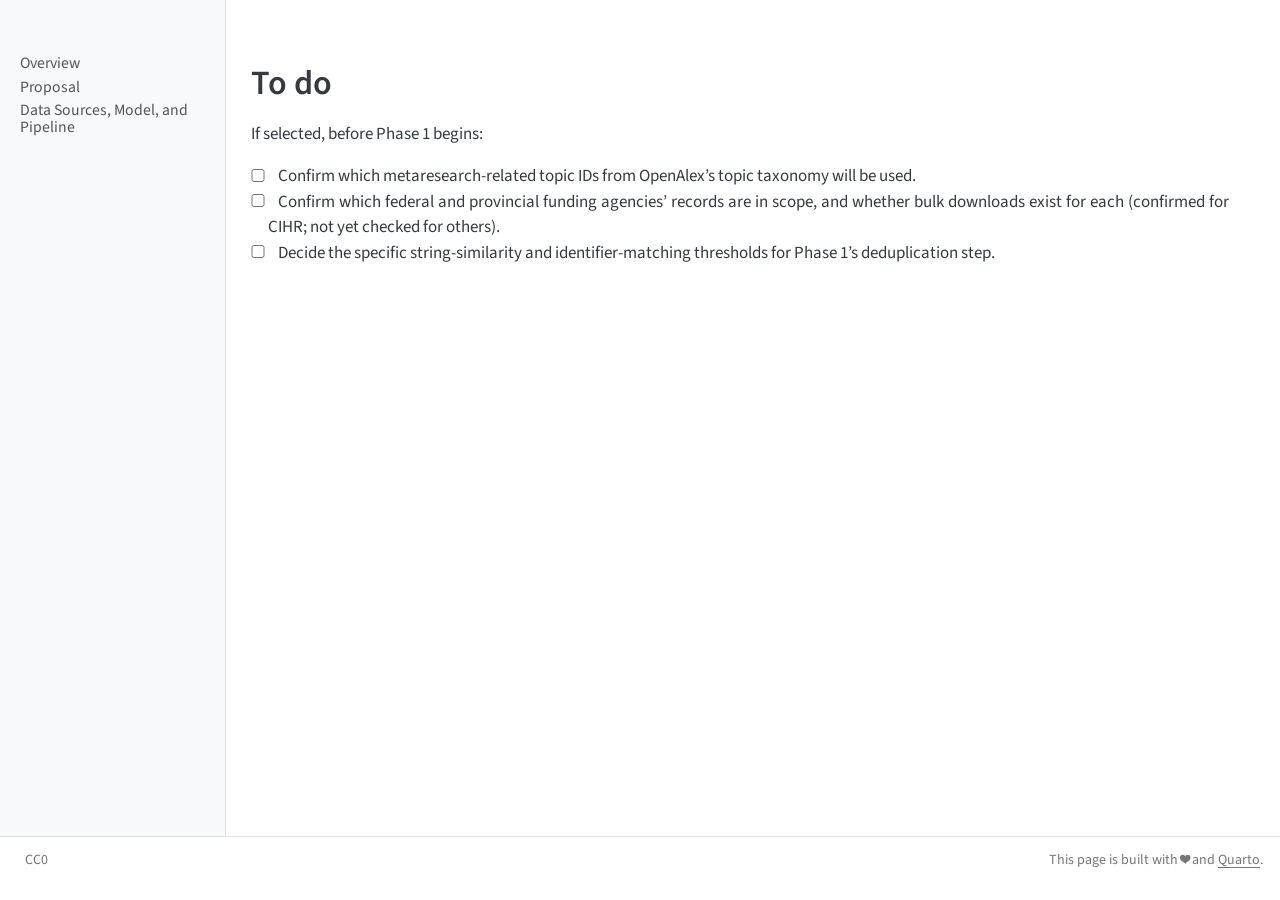
<file: TODO.html>
<!DOCTYPE html>
<html xmlns="http://www.w3.org/1999/xhtml" lang="en" xml:lang="en"><head>

<meta charset="utf-8">
<meta name="generator" content="quarto-1.8.25">

<meta name="viewport" content="width=device-width, initial-scale=1.0, user-scalable=yes">


<title>todo – Canadian Metaresearch Data Challenge</title>
<style>
code{white-space: pre-wrap;}
span.smallcaps{font-variant: small-caps;}
div.columns{display: flex; gap: min(4vw, 1.5em);}
div.column{flex: auto; overflow-x: auto;}
div.hanging-indent{margin-left: 1.5em; text-indent: -1.5em;}
ul.task-list{list-style: none;}
ul.task-list li input[type="checkbox"] {
  width: 0.8em;
  margin: 0 0.8em 0.2em -1em; /* quarto-specific, see https://github.com/quarto-dev/quarto-cli/issues/4556 */ 
  vertical-align: middle;
}
</style>


<script src="site_libs/quarto-nav/quarto-nav.js"></script>
<script src="site_libs/clipboard/clipboard.min.js"></script>
<script src="site_libs/quarto-search/autocomplete.umd.js"></script>
<script src="site_libs/quarto-search/fuse.min.js"></script>
<script src="site_libs/quarto-search/quarto-search.js"></script>
<meta name="quarto:offset" content="./">
<script src="site_libs/quarto-html/quarto.js" type="module"></script>
<script src="site_libs/quarto-html/tabsets/tabsets.js" type="module"></script>
<script src="site_libs/quarto-html/axe/axe-check.js" type="module"></script>
<script src="site_libs/quarto-html/popper.min.js"></script>
<script src="site_libs/quarto-html/tippy.umd.min.js"></script>
<script src="site_libs/quarto-html/anchor.min.js"></script>
<link href="site_libs/quarto-html/tippy.css" rel="stylesheet">
<link href="site_libs/quarto-html/quarto-syntax-highlighting-7b89279ff1a6dce999919e0e67d4d9ec.css" rel="stylesheet" id="quarto-text-highlighting-styles">
<script src="site_libs/bootstrap/bootstrap.min.js"></script>
<link href="site_libs/bootstrap/bootstrap-icons.css" rel="stylesheet">
<link href="site_libs/bootstrap/bootstrap-1d277508cf070c46bb932a7fbbc32d86.min.css" rel="stylesheet" append-hash="true" id="quarto-bootstrap" data-mode="light">
<script id="quarto-search-options" type="application/json">{
  "location": "sidebar",
  "copy-button": false,
  "collapse-after": 3,
  "panel-placement": "start",
  "type": "textbox",
  "limit": 50,
  "keyboard-shortcut": [
    "f",
    "/",
    "s"
  ],
  "show-item-context": false,
  "language": {
    "search-no-results-text": "No results",
    "search-matching-documents-text": "matching documents",
    "search-copy-link-title": "Copy link to search",
    "search-hide-matches-text": "Hide additional matches",
    "search-more-match-text": "more match in this document",
    "search-more-matches-text": "more matches in this document",
    "search-clear-button-title": "Clear",
    "search-text-placeholder": "",
    "search-detached-cancel-button-title": "Cancel",
    "search-submit-button-title": "Submit",
    "search-label": "Search"
  }
}</script>
<style type="text/css">
h1.hide {
  display: none;
}
#quarto-document-content {
    text-align: justify;
  }
  .abstract {
    text-align: justify;
  }
</style>


<link rel="stylesheet" href="assets/styles.css">
</head>

<body class="nav-sidebar docked fullcontent quarto-light">

<div id="quarto-search-results"></div>
  <header id="quarto-header" class="headroom fixed-top">
  <nav class="quarto-secondary-nav">
    <div class="container-fluid d-flex">
      <button type="button" class="quarto-btn-toggle btn" data-bs-toggle="collapse" role="button" data-bs-target=".quarto-sidebar-collapse-item" aria-controls="quarto-sidebar" aria-expanded="false" aria-label="Toggle sidebar navigation" onclick="if (window.quartoToggleHeadroom) { window.quartoToggleHeadroom(); }">
        <i class="bi bi-layout-text-sidebar-reverse"></i>
      </button>
        <nav class="quarto-page-breadcrumbs" aria-label="breadcrumb"><ol class="breadcrumb"></ol></nav>
        <a class="flex-grow-1" role="navigation" data-bs-toggle="collapse" data-bs-target=".quarto-sidebar-collapse-item" aria-controls="quarto-sidebar" aria-expanded="false" aria-label="Toggle sidebar navigation" onclick="if (window.quartoToggleHeadroom) { window.quartoToggleHeadroom(); }">      
        </a>
    </div>
  </nav>
</header>
<!-- content -->
<div id="quarto-content" class="quarto-container page-columns page-rows-contents page-layout-article">
<!-- sidebar -->
  <nav id="quarto-sidebar" class="sidebar collapse collapse-horizontal quarto-sidebar-collapse-item sidebar-navigation docked overflow-auto">
    <div class="pt-lg-2 mt-2 text-center sidebar-header">
      <a href="./index.html" class="sidebar-logo-link">
      </a>
      </div>
    <div class="sidebar-menu-container"> 
    <ul class="list-unstyled mt-1">
        <li class="sidebar-item">
  <div class="sidebar-item-container"> 
  <a href="./index.html" class="sidebar-item-text sidebar-link">
 <span class="menu-text">Overview</span></a>
  </div>
</li>
        <li class="sidebar-item">
  <div class="sidebar-item-container"> 
  <a href="./proposal.html" class="sidebar-item-text sidebar-link">
 <span class="menu-text">Proposal</span></a>
  </div>
</li>
        <li class="sidebar-item">
  <div class="sidebar-item-container"> 
  <a href="./pipeline.html" class="sidebar-item-text sidebar-link">
 <span class="menu-text">Data Sources, Model, and Pipeline</span></a>
  </div>
</li>
    </ul>
    </div>
</nav>
<div id="quarto-sidebar-glass" class="quarto-sidebar-collapse-item" data-bs-toggle="collapse" data-bs-target=".quarto-sidebar-collapse-item"></div>
<!-- margin-sidebar -->
    
<!-- main -->
<main class="content" id="quarto-document-content"><header id="title-block-header" class="quarto-title-block"></header>




<section id="to-do" class="level1">
<h1>To do</h1>
<p>If selected, before Phase 1 begins:</p>
<ul class="task-list">
<li><label><input type="checkbox">Confirm which metaresearch-related topic IDs from OpenAlex’s topic taxonomy will be used.</label></li>
<li><label><input type="checkbox">Confirm which federal and provincial funding agencies’ records are in scope, and whether bulk downloads exist for each (confirmed for CIHR; not yet checked for others).</label></li>
<li><label><input type="checkbox">Decide the specific string-similarity and identifier-matching thresholds for Phase 1’s deduplication step.</label></li>
</ul>


</section>

</main> <!-- /main -->
<script id="quarto-html-after-body" type="application/javascript">
  window.document.addEventListener("DOMContentLoaded", function (event) {
    const icon = "";
    const anchorJS = new window.AnchorJS();
    anchorJS.options = {
      placement: 'right',
      icon: icon
    };
    anchorJS.add('.anchored');
    const isCodeAnnotation = (el) => {
      for (const clz of el.classList) {
        if (clz.startsWith('code-annotation-')) {                     
          return true;
        }
      }
      return false;
    }
    const onCopySuccess = function(e) {
      // button target
      const button = e.trigger;
      // don't keep focus
      button.blur();
      // flash "checked"
      button.classList.add('code-copy-button-checked');
      var currentTitle = button.getAttribute("title");
      button.setAttribute("title", "Copied!");
      let tooltip;
      if (window.bootstrap) {
        button.setAttribute("data-bs-toggle", "tooltip");
        button.setAttribute("data-bs-placement", "left");
        button.setAttribute("data-bs-title", "Copied!");
        tooltip = new bootstrap.Tooltip(button, 
          { trigger: "manual", 
            customClass: "code-copy-button-tooltip",
            offset: [0, -8]});
        tooltip.show();    
      }
      setTimeout(function() {
        if (tooltip) {
          tooltip.hide();
          button.removeAttribute("data-bs-title");
          button.removeAttribute("data-bs-toggle");
          button.removeAttribute("data-bs-placement");
        }
        button.setAttribute("title", currentTitle);
        button.classList.remove('code-copy-button-checked');
      }, 1000);
      // clear code selection
      e.clearSelection();
    }
    const getTextToCopy = function(trigger) {
      const outerScaffold = trigger.parentElement.cloneNode(true);
      const codeEl = outerScaffold.querySelector('code');
      for (const childEl of codeEl.children) {
        if (isCodeAnnotation(childEl)) {
          childEl.remove();
        }
      }
      return codeEl.innerText;
    }
    const clipboard = new window.ClipboardJS('.code-copy-button:not([data-in-quarto-modal])', {
      text: getTextToCopy
    });
    clipboard.on('success', onCopySuccess);
    if (window.document.getElementById('quarto-embedded-source-code-modal')) {
      const clipboardModal = new window.ClipboardJS('.code-copy-button[data-in-quarto-modal]', {
        text: getTextToCopy,
        container: window.document.getElementById('quarto-embedded-source-code-modal')
      });
      clipboardModal.on('success', onCopySuccess);
    }
      var localhostRegex = new RegExp(/^(?:http|https):\/\/localhost\:?[0-9]*\//);
      var mailtoRegex = new RegExp(/^mailto:/);
        var filterRegex = new RegExp("https:\/\/zackbatist\.info\/CMDC\/");
      var isInternal = (href) => {
          return filterRegex.test(href) || localhostRegex.test(href) || mailtoRegex.test(href);
      }
      // Inspect non-navigation links and adorn them if external
     var links = window.document.querySelectorAll('a[href]:not(.nav-link):not(.navbar-brand):not(.toc-action):not(.sidebar-link):not(.sidebar-item-toggle):not(.pagination-link):not(.no-external):not([aria-hidden]):not(.dropdown-item):not(.quarto-navigation-tool):not(.about-link)');
      for (var i=0; i<links.length; i++) {
        const link = links[i];
        if (!isInternal(link.href)) {
          // undo the damage that might have been done by quarto-nav.js in the case of
          // links that we want to consider external
          if (link.dataset.originalHref !== undefined) {
            link.href = link.dataset.originalHref;
          }
        }
      }
    function tippyHover(el, contentFn, onTriggerFn, onUntriggerFn) {
      const config = {
        allowHTML: true,
        maxWidth: 500,
        delay: 100,
        arrow: false,
        appendTo: function(el) {
            return el.parentElement;
        },
        interactive: true,
        interactiveBorder: 10,
        theme: 'quarto',
        placement: 'bottom-start',
      };
      if (contentFn) {
        config.content = contentFn;
      }
      if (onTriggerFn) {
        config.onTrigger = onTriggerFn;
      }
      if (onUntriggerFn) {
        config.onUntrigger = onUntriggerFn;
      }
      window.tippy(el, config); 
    }
    const noterefs = window.document.querySelectorAll('a[role="doc-noteref"]');
    for (var i=0; i<noterefs.length; i++) {
      const ref = noterefs[i];
      tippyHover(ref, function() {
        // use id or data attribute instead here
        let href = ref.getAttribute('data-footnote-href') || ref.getAttribute('href');
        try { href = new URL(href).hash; } catch {}
        const id = href.replace(/^#\/?/, "");
        const note = window.document.getElementById(id);
        if (note) {
          return note.innerHTML;
        } else {
          return "";
        }
      });
    }
    const xrefs = window.document.querySelectorAll('a.quarto-xref');
    const processXRef = (id, note) => {
      // Strip column container classes
      const stripColumnClz = (el) => {
        el.classList.remove("page-full", "page-columns");
        if (el.children) {
          for (const child of el.children) {
            stripColumnClz(child);
          }
        }
      }
      stripColumnClz(note)
      if (id === null || id.startsWith('sec-')) {
        // Special case sections, only their first couple elements
        const container = document.createElement("div");
        if (note.children && note.children.length > 2) {
          container.appendChild(note.children[0].cloneNode(true));
          for (let i = 1; i < note.children.length; i++) {
            const child = note.children[i];
            if (child.tagName === "P" && child.innerText === "") {
              continue;
            } else {
              container.appendChild(child.cloneNode(true));
              break;
            }
          }
          if (window.Quarto?.typesetMath) {
            window.Quarto.typesetMath(container);
          }
          return container.innerHTML
        } else {
          if (window.Quarto?.typesetMath) {
            window.Quarto.typesetMath(note);
          }
          return note.innerHTML;
        }
      } else {
        // Remove any anchor links if they are present
        const anchorLink = note.querySelector('a.anchorjs-link');
        if (anchorLink) {
          anchorLink.remove();
        }
        if (window.Quarto?.typesetMath) {
          window.Quarto.typesetMath(note);
        }
        if (note.classList.contains("callout")) {
          return note.outerHTML;
        } else {
          return note.innerHTML;
        }
      }
    }
    for (var i=0; i<xrefs.length; i++) {
      const xref = xrefs[i];
      tippyHover(xref, undefined, function(instance) {
        instance.disable();
        let url = xref.getAttribute('href');
        let hash = undefined; 
        if (url.startsWith('#')) {
          hash = url;
        } else {
          try { hash = new URL(url).hash; } catch {}
        }
        if (hash) {
          const id = hash.replace(/^#\/?/, "");
          const note = window.document.getElementById(id);
          if (note !== null) {
            try {
              const html = processXRef(id, note.cloneNode(true));
              instance.setContent(html);
            } finally {
              instance.enable();
              instance.show();
            }
          } else {
            // See if we can fetch this
            fetch(url.split('#')[0])
            .then(res => res.text())
            .then(html => {
              const parser = new DOMParser();
              const htmlDoc = parser.parseFromString(html, "text/html");
              const note = htmlDoc.getElementById(id);
              if (note !== null) {
                const html = processXRef(id, note);
                instance.setContent(html);
              } 
            }).finally(() => {
              instance.enable();
              instance.show();
            });
          }
        } else {
          // See if we can fetch a full url (with no hash to target)
          // This is a special case and we should probably do some content thinning / targeting
          fetch(url)
          .then(res => res.text())
          .then(html => {
            const parser = new DOMParser();
            const htmlDoc = parser.parseFromString(html, "text/html");
            const note = htmlDoc.querySelector('main.content');
            if (note !== null) {
              // This should only happen for chapter cross references
              // (since there is no id in the URL)
              // remove the first header
              if (note.children.length > 0 && note.children[0].tagName === "HEADER") {
                note.children[0].remove();
              }
              const html = processXRef(null, note);
              instance.setContent(html);
            } 
          }).finally(() => {
            instance.enable();
            instance.show();
          });
        }
      }, function(instance) {
      });
    }
        let selectedAnnoteEl;
        const selectorForAnnotation = ( cell, annotation) => {
          let cellAttr = 'data-code-cell="' + cell + '"';
          let lineAttr = 'data-code-annotation="' +  annotation + '"';
          const selector = 'span[' + cellAttr + '][' + lineAttr + ']';
          return selector;
        }
        const selectCodeLines = (annoteEl) => {
          const doc = window.document;
          const targetCell = annoteEl.getAttribute("data-target-cell");
          const targetAnnotation = annoteEl.getAttribute("data-target-annotation");
          const annoteSpan = window.document.querySelector(selectorForAnnotation(targetCell, targetAnnotation));
          const lines = annoteSpan.getAttribute("data-code-lines").split(",");
          const lineIds = lines.map((line) => {
            return targetCell + "-" + line;
          })
          let top = null;
          let height = null;
          let parent = null;
          if (lineIds.length > 0) {
              //compute the position of the single el (top and bottom and make a div)
              const el = window.document.getElementById(lineIds[0]);
              top = el.offsetTop;
              height = el.offsetHeight;
              parent = el.parentElement.parentElement;
            if (lineIds.length > 1) {
              const lastEl = window.document.getElementById(lineIds[lineIds.length - 1]);
              const bottom = lastEl.offsetTop + lastEl.offsetHeight;
              height = bottom - top;
            }
            if (top !== null && height !== null && parent !== null) {
              // cook up a div (if necessary) and position it 
              let div = window.document.getElementById("code-annotation-line-highlight");
              if (div === null) {
                div = window.document.createElement("div");
                div.setAttribute("id", "code-annotation-line-highlight");
                div.style.position = 'absolute';
                parent.appendChild(div);
              }
              div.style.top = top - 2 + "px";
              div.style.height = height + 4 + "px";
              div.style.left = 0;
              let gutterDiv = window.document.getElementById("code-annotation-line-highlight-gutter");
              if (gutterDiv === null) {
                gutterDiv = window.document.createElement("div");
                gutterDiv.setAttribute("id", "code-annotation-line-highlight-gutter");
                gutterDiv.style.position = 'absolute';
                const codeCell = window.document.getElementById(targetCell);
                const gutter = codeCell.querySelector('.code-annotation-gutter');
                gutter.appendChild(gutterDiv);
              }
              gutterDiv.style.top = top - 2 + "px";
              gutterDiv.style.height = height + 4 + "px";
            }
            selectedAnnoteEl = annoteEl;
          }
        };
        const unselectCodeLines = () => {
          const elementsIds = ["code-annotation-line-highlight", "code-annotation-line-highlight-gutter"];
          elementsIds.forEach((elId) => {
            const div = window.document.getElementById(elId);
            if (div) {
              div.remove();
            }
          });
          selectedAnnoteEl = undefined;
        };
          // Handle positioning of the toggle
      window.addEventListener(
        "resize",
        throttle(() => {
          elRect = undefined;
          if (selectedAnnoteEl) {
            selectCodeLines(selectedAnnoteEl);
          }
        }, 10)
      );
      function throttle(fn, ms) {
      let throttle = false;
      let timer;
        return (...args) => {
          if(!throttle) { // first call gets through
              fn.apply(this, args);
              throttle = true;
          } else { // all the others get throttled
              if(timer) clearTimeout(timer); // cancel #2
              timer = setTimeout(() => {
                fn.apply(this, args);
                timer = throttle = false;
              }, ms);
          }
        };
      }
        // Attach click handler to the DT
        const annoteDls = window.document.querySelectorAll('dt[data-target-cell]');
        for (const annoteDlNode of annoteDls) {
          annoteDlNode.addEventListener('click', (event) => {
            const clickedEl = event.target;
            if (clickedEl !== selectedAnnoteEl) {
              unselectCodeLines();
              const activeEl = window.document.querySelector('dt[data-target-cell].code-annotation-active');
              if (activeEl) {
                activeEl.classList.remove('code-annotation-active');
              }
              selectCodeLines(clickedEl);
              clickedEl.classList.add('code-annotation-active');
            } else {
              // Unselect the line
              unselectCodeLines();
              clickedEl.classList.remove('code-annotation-active');
            }
          });
        }
    const findCites = (el) => {
      const parentEl = el.parentElement;
      if (parentEl) {
        const cites = parentEl.dataset.cites;
        if (cites) {
          return {
            el,
            cites: cites.split(' ')
          };
        } else {
          return findCites(el.parentElement)
        }
      } else {
        return undefined;
      }
    };
    var bibliorefs = window.document.querySelectorAll('a[role="doc-biblioref"]');
    for (var i=0; i<bibliorefs.length; i++) {
      const ref = bibliorefs[i];
      const citeInfo = findCites(ref);
      if (citeInfo) {
        tippyHover(citeInfo.el, function() {
          var popup = window.document.createElement('div');
          citeInfo.cites.forEach(function(cite) {
            var citeDiv = window.document.createElement('div');
            citeDiv.classList.add('hanging-indent');
            citeDiv.classList.add('csl-entry');
            var biblioDiv = window.document.getElementById('ref-' + cite);
            if (biblioDiv) {
              citeDiv.innerHTML = biblioDiv.innerHTML;
            }
            popup.appendChild(citeDiv);
          });
          return popup.innerHTML;
        });
      }
    }
  });
  </script>
</div> <!-- /content -->
<footer class="footer">
  <div class="nav-footer">
    <div class="nav-footer-left">
      <ul class="footer-items list-unstyled">
    <li class="nav-item">
    <a class="nav-link" href="https://creativecommons.org/publicdomain/zero/1.0/">
<p>CC0</p>
</a>
  </li>  
</ul>
    </div>   
    <div class="nav-footer-center">
      &nbsp;
    </div>
    <div class="nav-footer-right">
<p>This page is built with ❤️ and <a href="https://quarto.org/">Quarto</a>.</p>
</div>
  </div>
</footer>




</body></html>
</file>
<file: site_libs/quarto-html/tippy.css>
.tippy-box[data-animation=fade][data-state=hidden]{opacity:0}[data-tippy-root]{max-width:calc(100vw - 10px)}.tippy-box{position:relative;background-color:#333;color:#fff;border-radius:4px;font-size:14px;line-height:1.4;white-space:normal;outline:0;transition-property:transform,visibility,opacity}.tippy-box[data-placement^=top]>.tippy-arrow{bottom:0}.tippy-box[data-placement^=top]>.tippy-arrow:before{bottom:-7px;left:0;border-width:8px 8px 0;border-top-color:initial;transform-origin:center top}.tippy-box[data-placement^=bottom]>.tippy-arrow{top:0}.tippy-box[data-placement^=bottom]>.tippy-arrow:before{top:-7px;left:0;border-width:0 8px 8px;border-bottom-color:initial;transform-origin:center bottom}.tippy-box[data-placement^=left]>.tippy-arrow{right:0}.tippy-box[data-placement^=left]>.tippy-arrow:before{border-width:8px 0 8px 8px;border-left-color:initial;right:-7px;transform-origin:center left}.tippy-box[data-placement^=right]>.tippy-arrow{left:0}.tippy-box[data-placement^=right]>.tippy-arrow:before{left:-7px;border-width:8px 8px 8px 0;border-right-color:initial;transform-origin:center right}.tippy-box[data-inertia][data-state=visible]{transition-timing-function:cubic-bezier(.54,1.5,.38,1.11)}.tippy-arrow{width:16px;height:16px;color:#333}.tippy-arrow:before{content:"";position:absolute;border-color:transparent;border-style:solid}.tippy-content{position:relative;padding:5px 9px;z-index:1}
</file>
<file: site_libs/quarto-html/quarto-syntax-highlighting-7b89279ff1a6dce999919e0e67d4d9ec.css>
/* quarto syntax highlight colors */
:root {
  --quarto-hl-ot-color: #003B4F;
  --quarto-hl-at-color: #657422;
  --quarto-hl-ss-color: #20794D;
  --quarto-hl-an-color: #5E5E5E;
  --quarto-hl-fu-color: #4758AB;
  --quarto-hl-st-color: #20794D;
  --quarto-hl-cf-color: #003B4F;
  --quarto-hl-op-color: #5E5E5E;
  --quarto-hl-er-color: #AD0000;
  --quarto-hl-bn-color: #AD0000;
  --quarto-hl-al-color: #AD0000;
  --quarto-hl-va-color: #111111;
  --quarto-hl-bu-color: inherit;
  --quarto-hl-ex-color: inherit;
  --quarto-hl-pp-color: #AD0000;
  --quarto-hl-in-color: #5E5E5E;
  --quarto-hl-vs-color: #20794D;
  --quarto-hl-wa-color: #5E5E5E;
  --quarto-hl-do-color: #5E5E5E;
  --quarto-hl-im-color: #00769E;
  --quarto-hl-ch-color: #20794D;
  --quarto-hl-dt-color: #AD0000;
  --quarto-hl-fl-color: #AD0000;
  --quarto-hl-co-color: #5E5E5E;
  --quarto-hl-cv-color: #5E5E5E;
  --quarto-hl-cn-color: #8f5902;
  --quarto-hl-sc-color: #5E5E5E;
  --quarto-hl-dv-color: #AD0000;
  --quarto-hl-kw-color: #003B4F;
}

/* other quarto variables */
:root {
  --quarto-font-monospace: SFMono-Regular, Menlo, Monaco, Consolas, "Liberation Mono", "Courier New", monospace;
}

/* syntax highlight based on Pandoc's rules */
pre > code.sourceCode > span {
  color: #003B4F;
}

code.sourceCode > span {
  color: #003B4F;
}

div.sourceCode,
div.sourceCode pre.sourceCode {
  color: #003B4F;
}

/* Normal */
code span {
  color: #003B4F;
}

/* Alert */
code span.al {
  color: #AD0000;
  font-style: inherit;
}

/* Annotation */
code span.an {
  color: #5E5E5E;
  font-style: inherit;
}

/* Attribute */
code span.at {
  color: #657422;
  font-style: inherit;
}

/* BaseN */
code span.bn {
  color: #AD0000;
  font-style: inherit;
}

/* BuiltIn */
code span.bu {
  font-style: inherit;
}

/* ControlFlow */
code span.cf {
  color: #003B4F;
  font-weight: bold;
  font-style: inherit;
}

/* Char */
code span.ch {
  color: #20794D;
  font-style: inherit;
}

/* Constant */
code span.cn {
  color: #8f5902;
  font-style: inherit;
}

/* Comment */
code span.co {
  color: #5E5E5E;
  font-style: inherit;
}

/* CommentVar */
code span.cv {
  color: #5E5E5E;
  font-style: italic;
}

/* Documentation */
code span.do {
  color: #5E5E5E;
  font-style: italic;
}

/* DataType */
code span.dt {
  color: #AD0000;
  font-style: inherit;
}

/* DecVal */
code span.dv {
  color: #AD0000;
  font-style: inherit;
}

/* Error */
code span.er {
  color: #AD0000;
  font-style: inherit;
}

/* Extension */
code span.ex {
  font-style: inherit;
}

/* Float */
code span.fl {
  color: #AD0000;
  font-style: inherit;
}

/* Function */
code span.fu {
  color: #4758AB;
  font-style: inherit;
}

/* Import */
code span.im {
  color: #00769E;
  font-style: inherit;
}

/* Information */
code span.in {
  color: #5E5E5E;
  font-style: inherit;
}

/* Keyword */
code span.kw {
  color: #003B4F;
  font-weight: bold;
  font-style: inherit;
}

/* Operator */
code span.op {
  color: #5E5E5E;
  font-style: inherit;
}

/* Other */
code span.ot {
  color: #003B4F;
  font-style: inherit;
}

/* Preprocessor */
code span.pp {
  color: #AD0000;
  font-style: inherit;
}

/* SpecialChar */
code span.sc {
  color: #5E5E5E;
  font-style: inherit;
}

/* SpecialString */
code span.ss {
  color: #20794D;
  font-style: inherit;
}

/* String */
code span.st {
  color: #20794D;
  font-style: inherit;
}

/* Variable */
code span.va {
  color: #111111;
  font-style: inherit;
}

/* VerbatimString */
code span.vs {
  color: #20794D;
  font-style: inherit;
}

/* Warning */
code span.wa {
  color: #5E5E5E;
  font-style: italic;
}

.prevent-inlining {
  content: "</";
}

/*# sourceMappingURL=3944bc705cfaf4c80e56f77c5205168a.css.map */
</file>
<file: assets/styles.css>
/* intentionally minimal */
</file>
